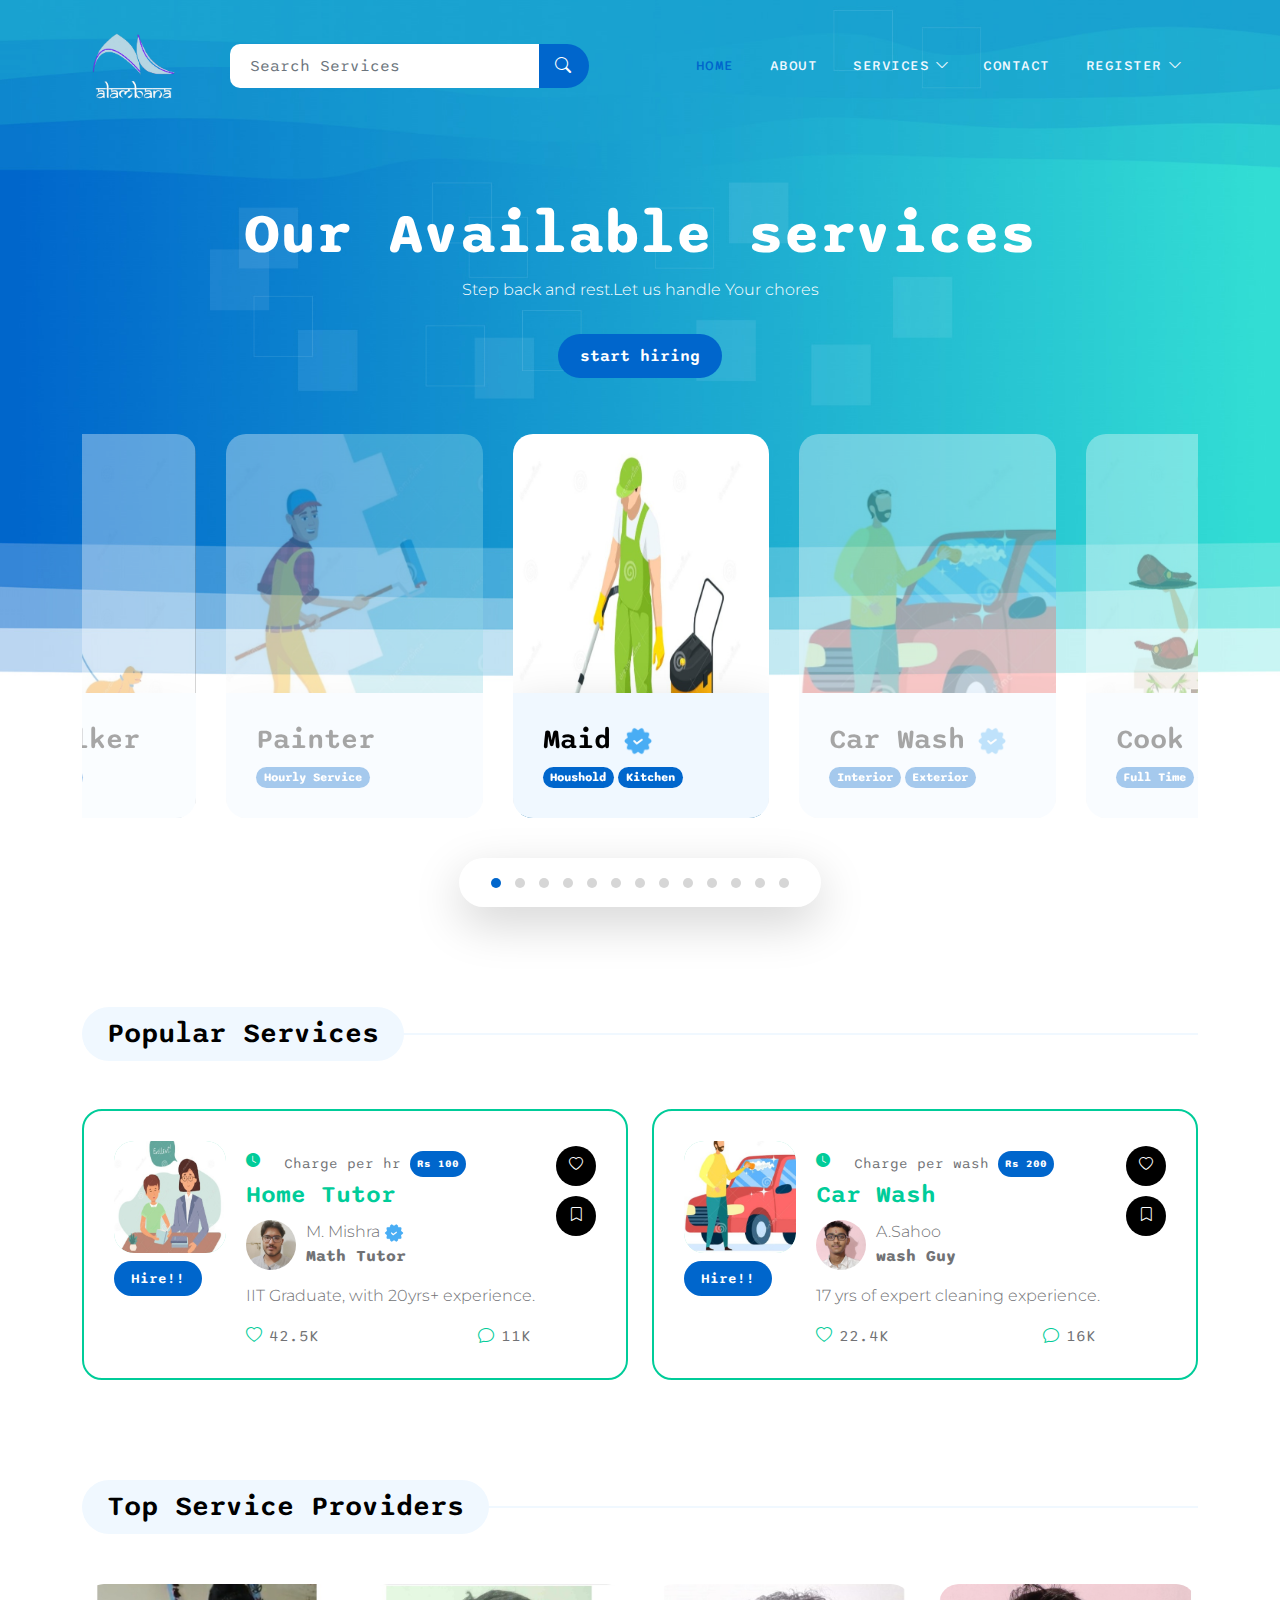
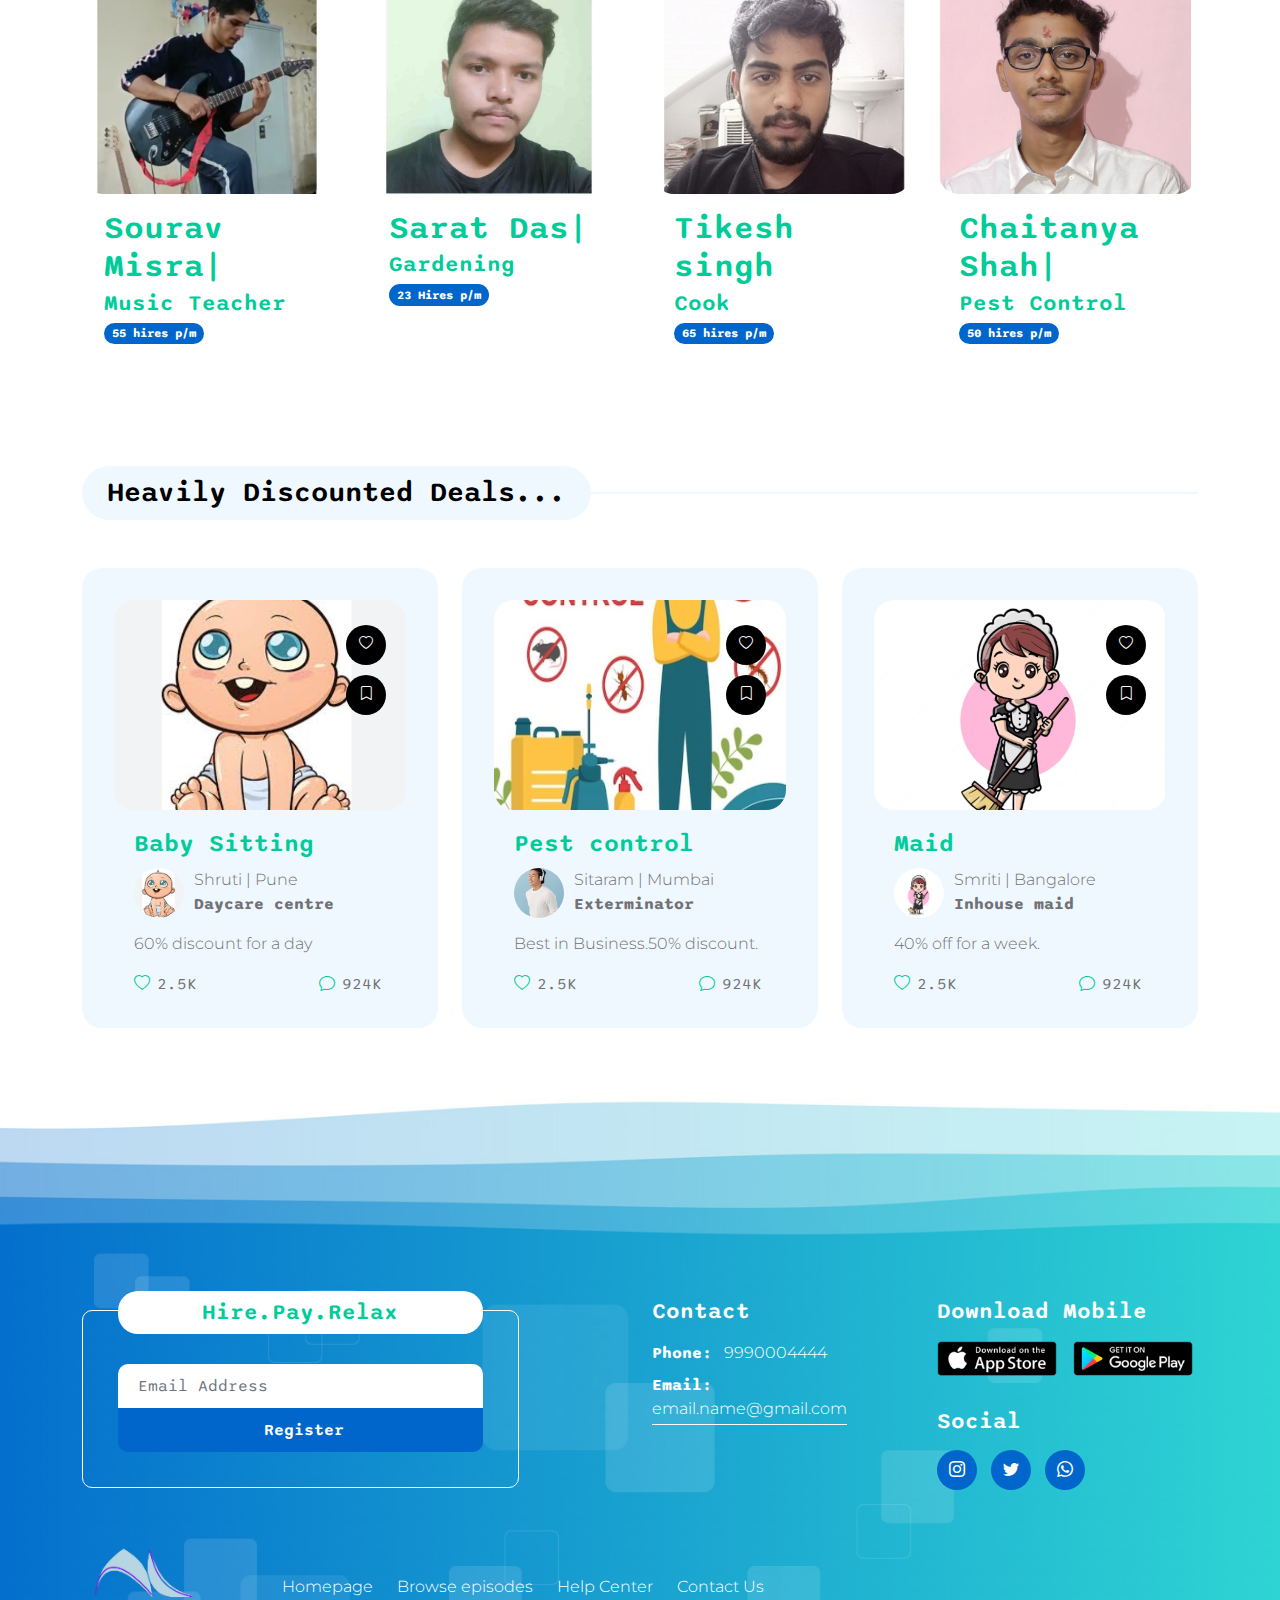
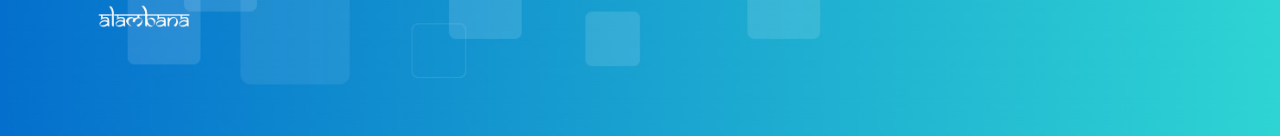
<file: alambana_project/alambana_project/index.html>
<!doctype html>
<html lang="en">

<head>
    <meta charset="utf-8">
    <meta name="viewport" content="width=device-width, initial-scale=1">

    <meta name="description" content="">
    <meta name="author" content="">

    <title>Alambana</title>

    <!-- CSS FILES -->
    <link rel="preconnect" href="https://fonts.googleapis.com">

    <link rel="preconnect" href="https://fonts.gstatic.com" crossorigin>

    <link
        href="https://fonts.googleapis.com/css2?family=Montserrat:wght@300;400&family=Sono:wght@200;300;400;500;700&display=swap"
        rel="stylesheet">

    <link rel="stylesheet" href="css/bootstrap.min.css">

    <link rel="stylesheet" href="css/bootstrap-icons.css">

    <link rel="stylesheet" href="css/owl.carousel.min.css">

    <link rel="stylesheet" href="css/owl.theme.default.min.css">

    <link href="css/templatemo-pod-talk.css" rel="stylesheet">

    <!--

TemplateMo 584 Pod Talk

https://templatemo.com/tm-584-pod-talk

-->
</head>

<body>

    <main>

        <nav class="navbar navbar-expand-lg">
            <div class="container">
                <a class="navbar-brand me-lg-5 me-0" href="index.html">
                    <img src="images/final.png" class="logo-image img-fluid" alt="templatemo pod talk">
                </a>

                <form action="#" method="get" class="custom-form search-form flex-fill me-3" role="search">
                    <div class="input-group input-group-lg">
                        <input name="search" type="search" class="form-control" id="search" placeholder="Search Services"
                            aria-label="Search">

                        <button type="submit" class="form-control" id="submit">
                            <i class="bi-search"></i>
                        </button>
                    </div>
                </form>

                <button class="navbar-toggler" type="button" data-bs-toggle="collapse" data-bs-target="#navbarNav"
                    aria-controls="navbarNav" aria-expanded="false" aria-label="Toggle navigation">
                    <span class="navbar-toggler-icon"></span>
                </button>

                <div class="collapse navbar-collapse" id="navbarNav">
                    <ul class="navbar-nav ms-lg-auto">
                        <li class="nav-item">
                            <a class="nav-link active" href="index.html">Home</a>
                        </li>

                        <li class="nav-item">
                            <a class="nav-link" href="about.html">About</a>
                        </li>

                        <li class="nav-item dropdown">
                            <a class="nav-link dropdown-toggle" href="#" id="navbarLightDropdownMenuLink" role="button"
                                data-bs-toggle="dropdown" aria-expanded="false">Services</a>

                            <ul class="dropdown-menu dropdown-menu-light" aria-labelledby="navbarLightDropdownMenuLink">
                                <li><a class="dropdown-item" href="Home tutor.html">HOME TUTOR</a></li>

                                <li><a class="dropdown-item" href="Home tutor.html">CAR WASH</a></li>

                                <li><a class="dropdown-item" href="Home tutor.html">DOG WALKER</a></li>

                                <li><a class="dropdown-item" href="Home tutor.html">PLUMBER</a></li>

                                <li><a class="dropdown-item" href="Home tutor.html">MAISONRY</a></li>

                                <li><a class="dropdown-item" href="Home tutor.html">MUSIC TEACHER</a></li>

                                <li><a class="dropdown-item" href="Home tutor.html">BABY SITTING </a></li>

                                <li><a class="dropdown-item" href="Home tutor.html">GARDENING</a></li>

                                <li><a class="dropdown-item" href="Home tutor.html">PEST CONROL</a></li>

                                <li><a class="dropdown-item" href="Home tutor.html">YOGA TRAINER</a></li>
                            </ul>
                        </li>

                        <li class="nav-item">
                            <a class="nav-link" href="contact.html">Contact</a>
                        </li>


                        <li class="nav-item dropdown">
                            <a class="nav-link dropdown-toggle" href="#" id="navbarLightDropdownMenuLink" role="button"
                                data-bs-toggle="dropdown" aria-expanded="false">Register</a>

                            <ul class="dropdown-menu dropdown-menu-light" aria-labelledby="navbarLightDropdownMenuLink">
                                <li><a class="dropdown-item" href="employee register.html">AS EMPLOYEE</a></li>

                                <li><a class="dropdown-item" href="customer.html">AS CUSTOMER</a></li>

                               
                        </li>

                    </ul>

                    
                </div>
            </div>
        </nav>


        <section class="hero-section">
            <div class="container">
                <div class="row">

                    <div class="col-lg-12 col-12">
                        <div class="text-center mb-5 pb-2">
                            <h1 class="text-white">Our Available services</h1>

                            <p class="text-white">Step back and rest.Let us handle Your chores</p>

                            <a href="#section_2" class="btn custom-btn smoothscroll mt-3">start hiring</a>
                        </div>

                        <div class="owl-carousel owl-theme">
                            <div class="owl-carousel-info-wrap item">
                                <img src="images/profile/house help (1).jpeg"
                                    class="owl-carousel-image img-fluid" alt="">

                                <div class="owl-carousel-info">
                                    <h4 class="mb-2">
                                        Maid
                                        <img src="images/verified.png" class="owl-carousel-verified-image img-fluid"
                                            alt="">
                                    </h4>

                                    <span class="badge">Houshold</span>

                                    <span class="badge">Kitchen</span>
                                </div>

                                <div class="social-share">
                                    <ul class="social-icon">
                                        <li class="social-icon-item">
                                            <a href="#" class="social-icon-link bi-twitter"></a>
                                        </li>

                                        <li class="social-icon-item">
                                            <a href="#" class="social-icon-link bi-facebook"></a>
                                        </li>
                                    </ul>
                                </div>
                            </div>

                            <div class="owl-carousel-info-wrap item">
                                <img src="images/profile/carwash (1).jpeg"
                                    class="owl-carousel-image img-fluid" alt="">

                                <div class="owl-carousel-info">
                                    <h4 class="mb-2">
                                        Car Wash
                                        <img src="images/verified.png" class="owl-carousel-verified-image img-fluid"
                                            alt="">
                                    </h4>

                                    <span class="badge">Interior</span>

                                    <span class="badge">Exterior</span>
                                </div>

                                <div class="social-share">
                                    <ul class="social-icon">
                                        <li class="social-icon-item">
                                            <a href="#" class="social-icon-link bi-facebook"></a>
                                        </li>

                                        <li class="social-icon-item">
                                            <a href="#" class="social-icon-link bi-pinterest"></a>
                                        </li>
                                    </ul>
                                </div>
                            </div>

                            <div class="owl-carousel-info-wrap item">
                                <img src="images/profile/cook (1).jpeg"
                                    class="owl-carousel-image img-fluid" alt="">

                                <div class="owl-carousel-info">
                                    <h4 class="mb-2">Cook</h4>

                                    <span class="badge">Full Time</span>

                                    <span class="badge">Part Time</span>
                                </div>

                                <div class="social-share">
                                    <ul class="social-icon">
                                       <li class="social-icon-item">
                                            <a href="#" class="social-icon-link bi-facebook"></a>
                                        </li>

                                        <li class="social-icon-item">
                                            <a href="#" class="social-icon-link bi-pinterest"></a>
                                        </li>
                                    </ul>
                                </div>
                            </div>

                            <div class="owl-carousel-info-wrap item">
                                <img src="images/profile/maisor (1).jpeg" class="owl-carousel-image img-fluid" alt="">

                                <div class="owl-carousel-info">
                                    <h4 class="mb-2">Maison</h4>

                                    <span class="badge">Hourly service </span>

                                    <span class="badge">Full Day service</span>
                                </div>

                                <div class="social-share">
                                    <ul class="social-icon">
                                        <li class="social-icon-item">
                                            <a href="#" class="social-icon-link bi-instagram"></a>
                                        </li>

                                        <li class="social-icon-item">
                                            <a href="#" class="social-icon-link bi-youtube"></a>
                                        </li>
                                    </ul>
                                </div>
                            </div>

                            <div class="owl-carousel-info-wrap item">
                                <img src="images/profile/home tutor2 (1).jpeg"
                                    class="owl-carousel-image img-fluid" alt="">

                                <div class="owl-carousel-info">
                                    <h4 class="mb-2">
                                        Home Tutor
                                        <img src="images/verified.png" class="owl-carousel-verified-image img-fluid"
                                            alt="">
                                    </h4>

                                    <span class="badge">Hourly Service</span>
                                    <span class="badge">Daily Service</span>
                                </div>

                                <div class="social-share">
                                    <ul class="social-icon">
                                        <li class="social-icon-item">
                                            <a href="#" class="social-icon-link bi-instagram"></a>
                                        </li>

                                        <li class="social-icon-item">
                                            <a href="#" class="social-icon-link bi-youtube"></a>
                                        </li>
                                    </ul>
                                </div>
                            </div>




                            <div class="owl-carousel-info-wrap item">
                                <img src="images/profile/plumber (1).jpeg"
                                    class="owl-carousel-image img-fluid" alt="">

                                <div class="owl-carousel-info">
                                    <h4 class="mb-2">
                                        Plumber
                                        <img src="images/verified.png" class="owl-carousel-verified-image img-fluid"
                                            alt="">
                                    </h4>

                                    <span class="badge">Hourly Service</span>
                                    
                                </div>

                                <div class="social-share">
                                    <ul class="social-icon">
                                        <li class="social-icon-item">
                                            <a href="#" class="social-icon-link bi-instagram"></a>
                                        </li>

                                        <li class="social-icon-item">
                                            <a href="#" class="social-icon-link bi-youtube"></a>
                                        </li>
                                    </ul>
                                </div>
                            </div>


                            <div class="owl-carousel-info-wrap item">
                                <img src="images/profile/yoga (1).jpeg"
                                    class="owl-carousel-image img-fluid" alt="">

                                <div class="owl-carousel-info">
                                    <h4 class="mb-2">
                                        Yoga Trainer
                                        <img src="images/verified.png" class="owl-carousel-verified-image img-fluid"
                                            alt="">
                                    </h4>

                                    <span class="badge">Personal</span>
                                    <span class="badge">Community</span>
                                </div>

                                <div class="social-share">
                                    <ul class="social-icon">
                                        <li class="social-icon-item">
                                            <a href="#" class="social-icon-link bi-instagram"></a>
                                        </li>

                                        <li class="social-icon-item">
                                            <a href="#" class="social-icon-link bi-youtube"></a>
                                        </li>
                                    </ul>
                                </div>
                            </div>




                            <div class="owl-carousel-info-wrap item">
                                <img src="images/profile/music teacher (1).jpeg"
                                    class="owl-carousel-image img-fluid" alt="">

                                <div class="owl-carousel-info">
                                    <h4 class="mb-2">Music Teacher</h4>

                                    <span class="badge">Classical</span>
                                    <span class="badge">Western</span>
                                </div>

                                <div class="social-share">
                                    <ul class="social-icon">
                                        <li class="social-icon-item">
                                            <a href="#" class="social-icon-link bi-linkedin"></a>
                                        </li>

                                        <li class="social-icon-item">
                                            <a href="#" class="social-icon-link bi-whatsapp"></a>
                                        </li>
                                    </ul>
                                </div>
                            </div>


                            <div class="owl-carousel-info-wrap item">
                                <img src="images/profile/massager (1).jpeg"
                                    class="owl-carousel-image img-fluid" alt="">

                                <div class="owl-carousel-info">
                                    <h4 class="mb-2">Masseuse</h4>

                                    <span class="badge">Full Body Massage</span>
                                    <span class="badge">Head Massage</span>
                                </div>

                                <div class="social-share">
                                    <ul class="social-icon">
                                        <li class="social-icon-item">
                                            <a href="#" class="social-icon-link bi-linkedin"></a>
                                        </li>

                                        <li class="social-icon-item">
                                            <a href="#" class="social-icon-link bi-whatsapp"></a>
                                        </li>
                                    </ul>
                                </div>
                            </div>


                            <div class="owl-carousel-info-wrap item">
                                <img src="images/profile/gardener (1).jpeg"
                                    class="owl-carousel-image img-fluid" alt="">

                                <div class="owl-carousel-info">
                                    <h4 class="mb-2">Gardener</h4>

                                    <span class="badge">Horticulture</span>
                                    <span class="badge">Lawn maintenance</span>
                                </div>

                                <div class="social-share">
                                    <ul class="social-icon">
                                        <li class="social-icon-item">
                                            <a href="#" class="social-icon-link bi-linkedin"></a>
                                        </li>

                                        <li class="social-icon-item">
                                            <a href="#" class="social-icon-link bi-whatsapp"></a>
                                        </li>
                                    </ul>
                                </div>
                            </div>



                            <div class="owl-carousel-info-wrap item">
                                <img src="images/profile/pest.jpeg"
                                    class="owl-carousel-image img-fluid" alt="">

                                <div class="owl-carousel-info">
                                    <h4 class="mb-2">Pest Control</h4>

                                    <span class="badge">Extermination</span>
                                    
                                </div>

                                <div class="social-share">
                                    <ul class="social-icon">
                                        <li class="social-icon-item">
                                            <a href="#" class="social-icon-link bi-linkedin"></a>
                                        </li>

                                        <li class="social-icon-item">
                                            <a href="#" class="social-icon-link bi-whatsapp"></a>
                                        </li>
                                    </ul>
                                </div>
                            </div>


                            <div class="owl-carousel-info-wrap item">
                                <img src="images/profile/dog walker (1).jpeg"
                                    class="owl-carousel-image img-fluid" alt="">

                                <div class="owl-carousel-info">
                                    <h4 class="mb-2">Dog Walker</h4>

                                    
                                    <span class="badge">Hourly Service</span>
                                </div>

                                <div class="social-share">
                                    <ul class="social-icon">
                                        <li class="social-icon-item">
                                            <a href="#" class="social-icon-link bi-linkedin"></a>
                                        </li>

                                        <li class="social-icon-item">
                                            <a href="#" class="social-icon-link bi-whatsapp"></a>
                                        </li>
                                    </ul>
                                </div>
                            </div>





                            <div class="owl-carousel-info-wrap item">
                                <img src="images/profile/paint job.jpeg"
                                    class="owl-carousel-image img-fluid" alt="">

                                <div class="owl-carousel-info">
                                    <h4 class="mb-2">Painter</h4>

                                    
                                    <span class="badge">Hourly Service</span>
                                </div>

                                <div class="social-share">
                                    <ul class="social-icon">
                                        <li class="social-icon-item">
                                            <a href="#" class="social-icon-link bi-linkedin"></a>
                                        </li>

                                        <li class="social-icon-item">
                                            <a href="#" class="social-icon-link bi-whatsapp"></a>
                                        </li>
                                    </ul>
                                </div>
                            </div>




                        </div>
                    </div>

                </div>
            </div>
        </section>


        <section class="latest-podcast-section section-padding pb-0" id="section_2">
            <div class="container">
                <div class="row justify-content-center">

                    <div class="col-lg-12 col-12">
                        <div class="section-title-wrap mb-5">
                            <h4 class="section-title">Popular Services</h4>
                        </div>
                    </div>

                    <div class="col-lg-6 col-12 mb-4 mb-lg-0">
                        <div class="custom-block d-flex">
                            <div class="">
                                <div class="custom-block-icon-wrap">
                                    <div class="section-overlay"></div>
                                    <a href="detail-page.html" class="custom-block-image-wrap">
                                        <img src="images/profile/home tutor2 (1).jpeg"
                                            class="custom-block-image img-fluid" alt="">

                                        
                                    </a>
                                </div>

                                <div class="mt-2">
                                    <a href="#" class="btn custom-btn">
                                        Hire!!
                                    </a>
                                </div>
                            </div>

                            <div class="custom-block-info">
                                <div class="custom-block-top d-flex mb-1">
                                    <small class="me-4">
                                        <i class="bi-clock-fill custom-icon"></i>
                                        
                                    </small>

                                    <small>Charge per hr <span class="badge"> Rs 100</span></small>
                                </div>

                                <h5 class="mb-2">
                                    <a href="detail-page.html">
                                        Home Tutor
                                    </a>
                                </h5>

                                <div class="profile-block d-flex">
                                    <img src="images/profile/M (1).jpeg"
                                        class="profile-block-image img-fluid" alt="">

                                    <p>
                                        M. Mishra
                                        <img src="images/verified.png" class="verified-image img-fluid" alt="">
                                        <strong>Math Tutor</strong>
                                    </p>
                                </div>

                                <p class="mb-0">IIT Graduate, with 20yrs+ experience.</p>

                                <div class="custom-block-bottom d-flex justify-content-between mt-3">
                                   

                                    <a href="#" class="bi-heart me-1">
                                        <span>42.5k</span>
                                    </a>

                                    <a href="#" class="bi-chat me-1">
                                        <span>11k</span>
                                    </a>

                                
                                </div>
                            </div>

                            <div class="d-flex flex-column ms-auto">
                                <a href="#" class="badge ms-auto">
                                    <i class="bi-heart"></i>
                                </a>

                                <a href="#" class="badge ms-auto">
                                    <i class="bi-bookmark"></i>
                                </a>
                            </div>
                        </div>
                    </div>

                    <div class="col-lg-6 col-12">
                        <div class="custom-block d-flex">
                            <div class="">
                                <div class="custom-block-icon-wrap">
                                    <div class="section-overlay"></div>
                                    <a href="detail-page.html" class="custom-block-image-wrap">
                                        <img src="images/profile/carwash (1).jpeg" class="custom-block-image img-fluid"
                                            alt="">

                                        
                                    </a>
                                </div>

                                <div class="mt-2">
                                    <a href="#" class="btn custom-btn">
                                        Hire!!
                                    </a>
                                </div>
                            </div>

                            <div class="custom-block-info">
                                <div class="custom-block-top d-flex mb-1">
                                    <small class="me-4">
                                        <i class="bi-clock-fill custom-icon"></i>
                                    </small>

                                    <small>Charge per wash <span class="badge"> Rs 200</span></small>
                                </div>

                                <h5 class="mb-2">
                                    <a href="detail-page.html">
                                        Car Wash
                                    </a>
                                </h5>

                                <div class="profile-block d-flex">
                                    <img src="images/profile/J.jpeg"
                                        class="profile-block-image img-fluid" alt="">

                                    <p>A.Sahoo
                                        <strong>wash Guy</strong>
                                    </p>
                                </div>

                                <p class="mb-0">17 yrs of expert cleaning experience.</p>

                                <div class="custom-block-bottom d-flex justify-content-between mt-3">
                                   
                                    <a href="#" class="bi-heart me-1">
                                        <span>22.4k</span>
                                    </a>

                                    <a href="#" class="bi-chat me-1">
                                        <span>16k</span>
                                    </a>

                                    
                                </div>
                            </div>

                            <div class="d-flex flex-column ms-auto">
                                <a href="#" class="badge ms-auto">
                                    <i class="bi-heart"></i>
                                </a>

                                <a href="#" class="badge ms-auto">
                                    <i class="bi-bookmark"></i>
                                </a>
                            </div>
                        </div>
                    </div>

                </div>
            </div>
        </section>


        <section class="topics-section section-padding pb-0" id="section_3">
            <div class="container">
                <div class="row">

                    <div class="col-lg-12 col-12">
                        <div class="section-title-wrap mb-5">
                            <h4 class="section-title">Top Service Providers</h4>
                        </div>
                    </div>

                    <div class="col-lg-3 col-md-6 col-12 mb-4 mb-lg-0">
                        <div class="custom-block custom-block-overlay">
                            <a href="detail-page.html" class="custom-block-image-wrap">
                                <img src="images/profile/sourav8.jpeg"
                                    class="custom-block-image img-fluid" alt="">
                            </a>

                            <div class="custom-block-info custom-block-overlay-info">
                                <h3 class="mb-1">
                                    <a href="listing-page.html">
                                        Sourav Misra|
                                    </a>
                                </h3>
                                <h6 class="mb-1">
                                    <a href="listing-page.html">
                                        Music Teacher
                                    </a>
                                </h6>

                                <p class="badge mb-0">55 hires p/m</p>
                            </div>
                        </div>
                    </div>

                    <div class="col-lg-3 col-md-6 col-12 mb-4 mb-lg-0">
                        <div class="custom-block custom-block-overlay">
                            <a href="detail-page.html" class="custom-block-image-wrap">
                                <img src="images/profile/Sa.jpeg"
                                    class="custom-block-image img-fluid" alt="">
                            </a>

                            <div class="custom-block-info custom-block-overlay-info">
                                <h3 class="mb-1">
                                    <a href="listing-page.html">
                                        Sarat Das|
                                    </a>
                                </h3>
                                <h6 class="mb-1">
                                    <a href="listing-page.html">
                                        Gardening
                                    </a>
                                </h6>

                                <p class="badge mb-0">23 Hires p/m</p>
                            </div>
                        </div>
                    </div>

                    <div class="col-lg-3 col-md-6 col-12 mb-4 mb-lg-0">
                        <div class="custom-block custom-block-overlay">
                            <a href="detail-page.html" class="custom-block-image-wrap">
                                <img src="images/profile/T.jpeg"
                                    class="custom-block-image img-fluid" alt="">
                            </a>

                            <div class="custom-block-info custom-block-overlay-info">
                                <h3 class="mb-1">
                                    <a href="listing-page.html">
                                        Tikesh singh
                                    </a>
                                </h3>
                                <h6 class="mb-1">
                                    <a href="listing-page.html">
                                        Cook
                                    </a>
                                </h6>

                                <p class="badge mb-0">65 hires p/m</p>
                            </div>
                        </div>
                    </div>

                    <div class="col-lg-3 col-md-6 col-12 mb-4 mb-lg-0">
                        <div class="custom-block custom-block-overlay">
                            <a href="detail-page.html" class="custom-block-image-wrap">
                                <img src="images/profile/J.jpeg"
                                    class="custom-block-image img-fluid" alt="">
                            </a>

                            <div class="custom-block-info custom-block-overlay-info">
                                <h3 class="mb-1">
                                    <a href="listing-page.html">
                                        Chaitanya Shah|
                                    </a>
                                </h3>
                                <h6 class="mb-1">
                                    <a href="listing-page.html">
                                        Pest Control
                                    </a>
                                </h6>

                                <p class="badge mb-0">50 hires p/m</p>
                            </div>
                        </div>
                    </div>

                </div>
            </div>
        </section>


        <section class="trending-podcast-section section-padding">
            <div class="container">
                <div class="row">

                    <div class="col-lg-12 col-12">
                        <div class="section-title-wrap mb-5">
                            <h4 class="section-title">Heavily Discounted Deals...</h4>
                        </div>
                    </div>

                    <div class="col-lg-4 col-12 mb-4 mb-lg-0">
                        <div class="custom-block custom-block-full">
                            <div class="custom-block-image-wrap">
                                <a href="detail-page.html">
                                    <img src="images/profile/Screenshot_20230131_102104.png" class="custom-block-image img-fluid"
                                        alt="">
                                </a>
                            </div>

                            <div class="custom-block-info">
                                <h5 class="mb-2">
                                    <a href="detail-page.html">
                                        Baby Sitting
                                    </a>
                                </h5>

                                <div class="profile-block d-flex">
                                    <img src="images/profile/Screenshot_20230131_102104.png"
                                        class="profile-block-image img-fluid" alt="">

                                    <p>Shruti | Pune
                                        <strong>Daycare centre</strong>
                                    </p>
                                </div>

                                <p class="mb-0">60% discount for a day</p>

                                <div class="custom-block-bottom d-flex justify-content-between mt-3">
                                   
                                    <a href="#" class="bi-heart me-1">
                                        <span>2.5k</span>
                                    </a>

                                    <a href="#" class="bi-chat me-1">
                                        <span>924k</span>
                                    </a>
                                </div>
                            </div>

                            <div class="social-share d-flex flex-column ms-auto">
                                <a href="#" class="badge ms-auto">
                                    <i class="bi-heart"></i>
                                </a>

                                <a href="#" class="badge ms-auto">
                                    <i class="bi-bookmark"></i>
                                </a>
                            </div>
                        </div>
                    </div>

                    <div class="col-lg-4 col-12 mb-4 mb-lg-0">
                        <div class="custom-block custom-block-full">
                            <div class="custom-block-image-wrap">
                                <a href="detail-page.html">
                                    <img src="images/profile/pest.jpeg" class="custom-block-image img-fluid"
                                        alt="">
                                </a>
                            </div>

                            <div class="custom-block-info">
                                <h5 class="mb-2">
                                    <a href="detail-page.html">
                                        Pest control
                                    </a>
                                </h5>

                                <div class="profile-block d-flex">
                                    <img src="images/profile/handsome-asian-man-listening-music-through-headphones.jpg"
                                        class="profile-block-image img-fluid" alt="">

                                    <p>
                                        Sitaram | Mumbai
                                        
                                        <strong>Exterminator</strong>
                                    </p>
                                </div>

                                <p class="mb-0">Best in Business.50% discount.</p>

                                <div class="custom-block-bottom d-flex justify-content-between mt-3">
                                 

                                    <a href="#" class="bi-heart me-1">
                                        <span>2.5k</span>
                                    </a>

                                    <a href="#" class="bi-chat me-1">
                                        <span>924k</span>
                                    </a>
                                </div>
                            </div>

                            <div class="social-share d-flex flex-column ms-auto">
                                <a href="#" class="badge ms-auto">
                                    <i class="bi-heart"></i>
                                </a>

                                <a href="#" class="badge ms-auto">
                                    <i class="bi-bookmark"></i>
                                </a>
                            </div>
                        </div>
                    </div>

                    <div class="col-lg-4 col-12">
                        <div class="custom-block custom-block-full">
                            <div class="custom-block-image-wrap">
                                <a href="detail-page.html">
                                    <img src="images/profile/maid pro.png" class="custom-block-image img-fluid"
                                        alt="">
                                </a>
                            </div>

                            <div class="custom-block-info">
                                <h5 class="mb-2">
                                    <a href="detail-page.html">
                                        Maid
                                    </a>
                                </h5>

                                <div class="profile-block d-flex">
                                    <img src="images/profile/maid pro.png"
                                        class="profile-block-image img-fluid" alt="">

                                    <p>
                                        Smriti | Bangalore
                                       
                                        <strong>Inhouse maid</strong>
                                    </p>
                                </div>

                                <p class="mb-0">40% off for a week.</p>

                                <div class="custom-block-bottom d-flex justify-content-between mt-3">
                                    

                                    <a href="#" class="bi-heart me-1">
                                        <span>2.5k</span>
                                    </a>

                                    <a href="#" class="bi-chat me-1">
                                        <span>924k</span>
                                    </a>
                                </div>
                            </div>

                            <div class="social-share d-flex flex-column ms-auto">
                                <a href="#" class="badge ms-auto">
                                    <i class="bi-heart"></i>
                                </a>

                                <a href="#" class="badge ms-auto">
                                    <i class="bi-bookmark"></i>
                                </a>
                            </div>
                        </div>
                    </div>

                </div>
            </div>
        </section>
    </main>


    <footer class="site-footer">
        <div class="container">
            <div class="row">

                <div class="col-lg-6 col-12 mb-5 mb-lg-0">
                    <div class="subscribe-form-wrap">
                        <h6>Hire.Pay.Relax</h6>

                        <form class="custom-form subscribe-form" action="#" method="get" role="form">
                            <input type="email" name="subscribe-email" id="subscribe-email" pattern="[^ @]*@[^ @]*"
                                class="form-control" placeholder="Email Address" required="">

                            <div class="col-lg-12 col-12">
                                <button type="submit" class="form-control" id="submit">Register</button>
                            </div>
                        </form>
                    </div>
                </div>

                <div class="col-lg-3 col-md-6 col-12 mb-4 mb-md-0 mb-lg-0">
                    <h6 class="site-footer-title mb-3">Contact</h6>

                    <p class="mb-2"><strong class="d-inline me-2">Phone:</strong> 9990004444</p>

                    <p>
                        <strong class="d-inline me-2">Email:</strong>
                        <a href="#">email.name@gmail.com</a>
                    </p>
                </div>

                <div class="col-lg-3 col-md-6 col-12">
                    <h6 class="site-footer-title mb-3">Download Mobile</h6>

                    <div class="site-footer-thumb mb-4 pb-2">
                        <div class="d-flex flex-wrap">
                            <a href="#">
                                <img src="images/app-store.png" class="me-3 mb-2 mb-lg-0 img-fluid" alt="">
                            </a>

                            <a href="#">
                                <img src="images/play-store.png" class="img-fluid" alt="">
                            </a>
                        </div>
                    </div>

                    <h6 class="site-footer-title mb-3">Social</h6>

                    <ul class="social-icon">
                        <li class="social-icon-item">
                            <a href="#" class="social-icon-link bi-instagram"></a>
                        </li>

                        <li class="social-icon-item">
                            <a href="#" class="social-icon-link bi-twitter"></a>
                        </li>

                        <li class="social-icon-item">
                            <a href="#" class="social-icon-link bi-whatsapp"></a>
                        </li>
                    </ul>
                </div>

            </div>
        </div>

        <div class="container pt-5">
            <div class="row align-items-center">

                <div class="col-lg-2 col-md-3 col-12">
                    <a class="navbar-brand" href="index.html">
                        <img src="images/final.png" class="logo-image img-fluid" alt="templatemo pod talk">
                    </a>
                </div>

                <div class="col-lg-7 col-md-9 col-12">
                    <ul class="site-footer-links">
                        <li class="site-footer-link-item">
                            <a href="#" class="site-footer-link">Homepage</a>
                        </li>

                        <li class="site-footer-link-item">
                            <a href="#" class="site-footer-link">Browse episodes</a>
                        </li>

                        <li class="site-footer-link-item">
                            <a href="#" class="site-footer-link">Help Center</a>
                        </li>

                        <li class="site-footer-link-item">
                            <a href="#" class="site-footer-link">Contact Us</a>
                        </li>
                    </ul>
                </div>

                


    <!-- JAVASCRIPT FILES -->
    <script src="js/jquery.min.js"></script>
    <script src="js/bootstrap.bundle.min.js"></script>
    <script src="js/owl.carousel.min.js"></script>
    <script src="js/custom.js"></script>

</body>

</html>
</file>
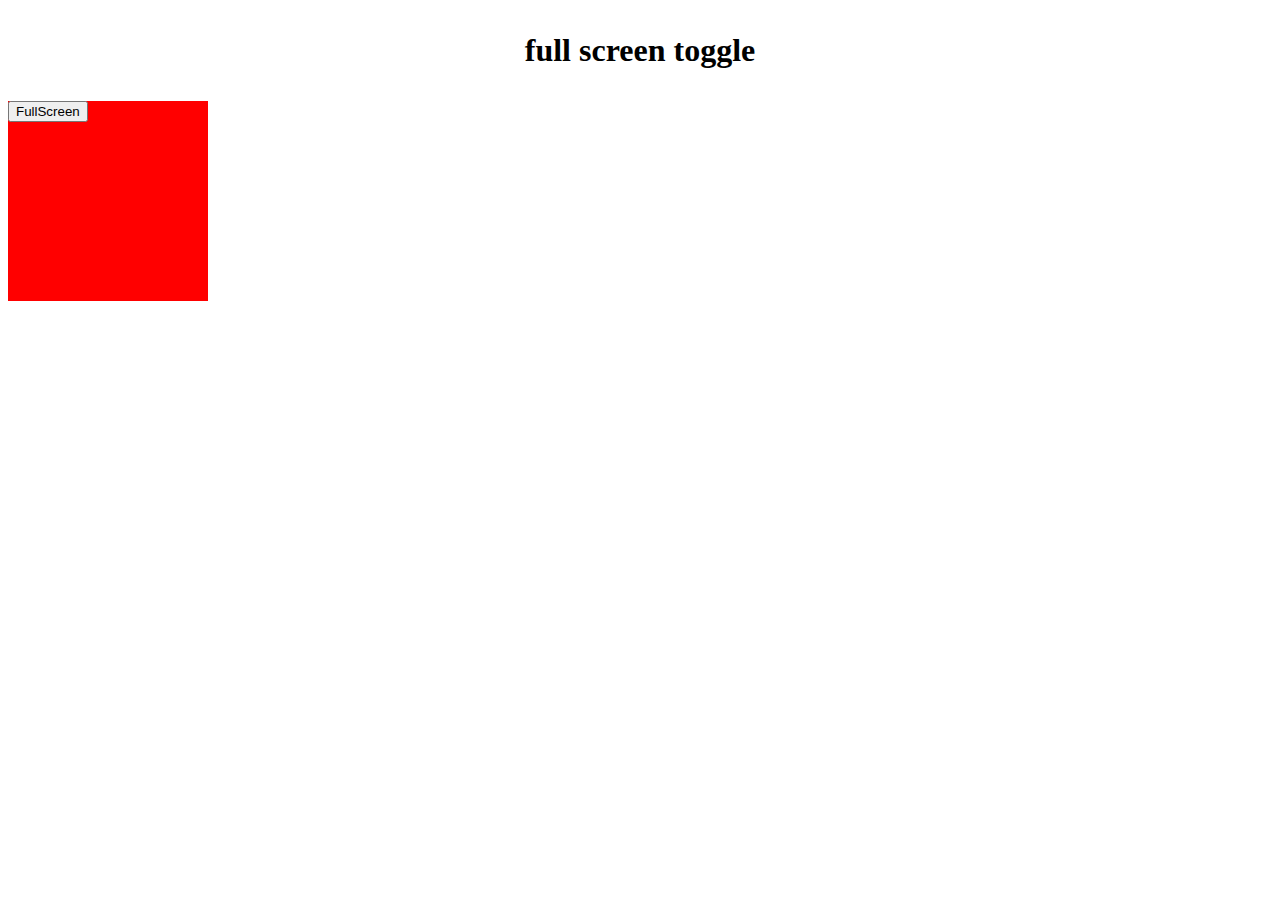
<file: fullscreentoggle.html>
<!DOCTYPE html>
<html lang="en">
    <head><title>Document</title>
    <style>
        .box{
            height: 200px;
            width: 200px;
            background-color: red;
            transition:2s;
            transition: 3s;
        }</style>
    
    </head>
<body>
   <h1> <p align="center">full screen toggle</p>
   </h1>
    
    <div id="one" class="box">
        
        <button onclick="FullScreen()">FullScreen</button>
       
    
    </div>
    <script>
        function FullScreen(){
    console.log(document.querySelector("#one").requestFullscreen());
}

    </script>

</body>
</html>
</file>
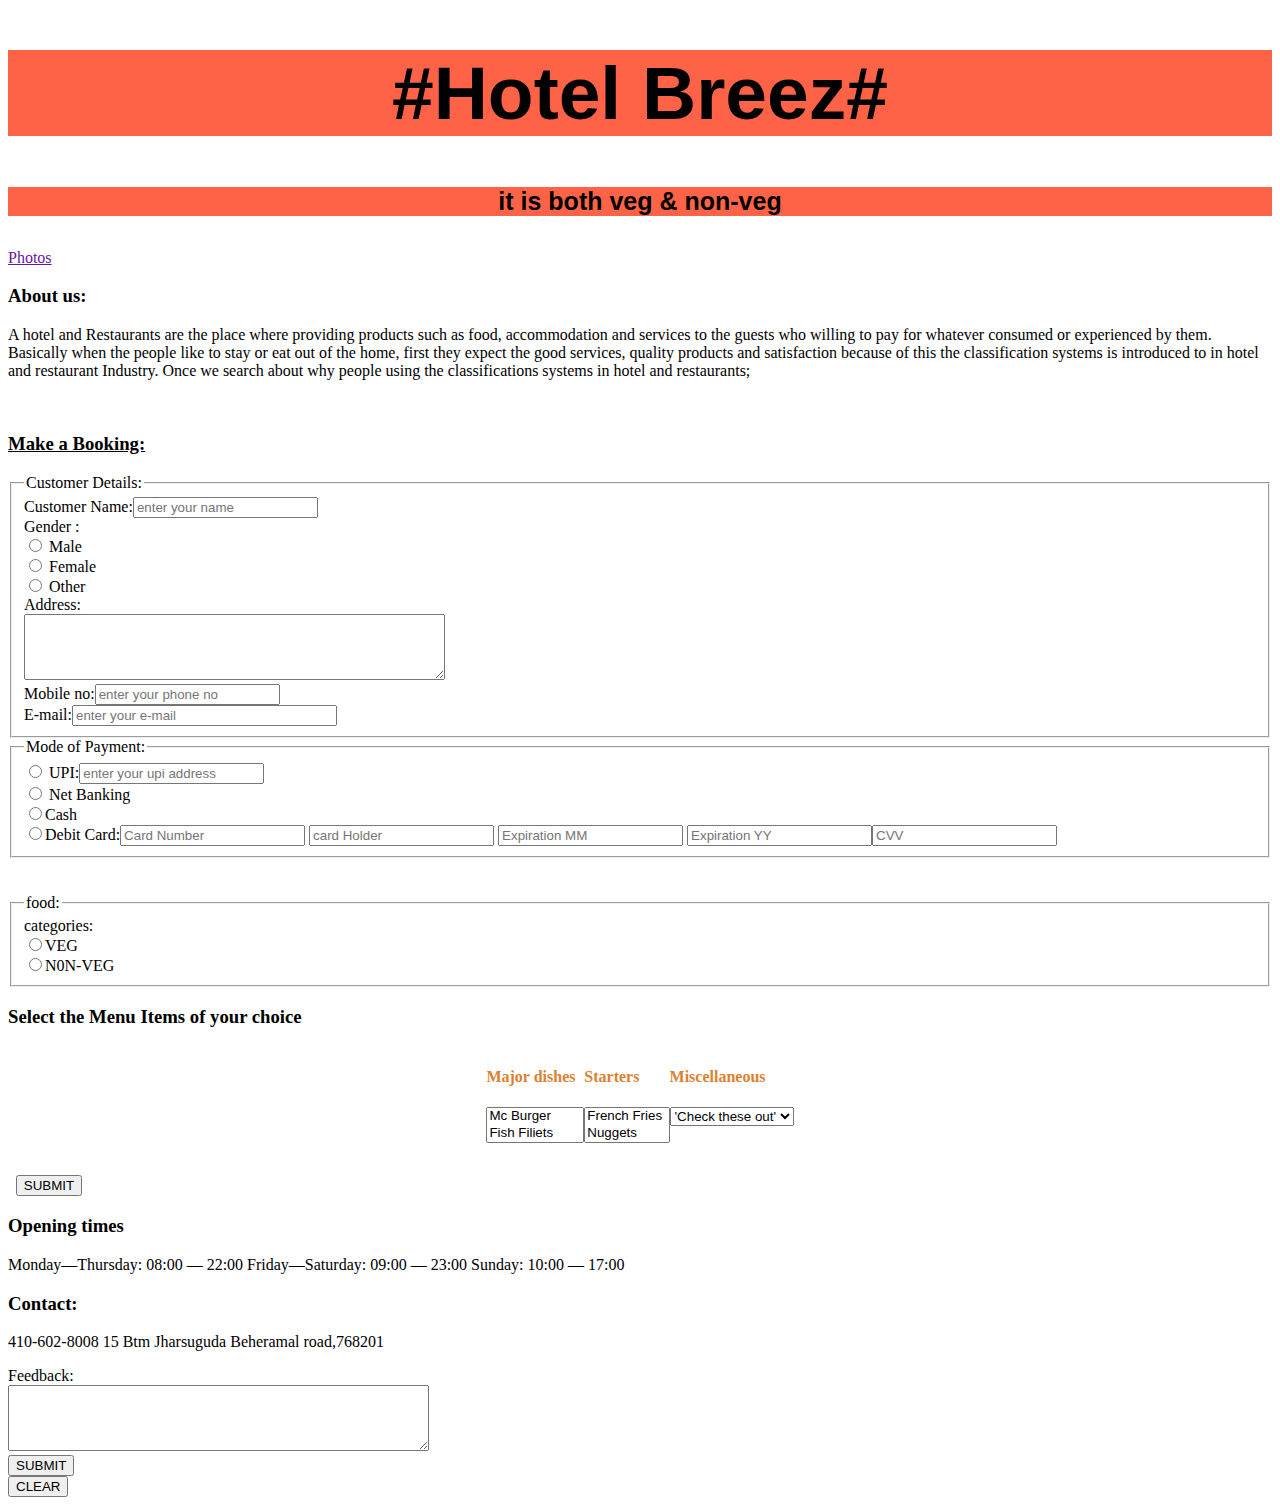
<file: Hotel breez.html>
<!DOCTYPE html>
<html>
<head>
<meta name="viewport" content="width=device-width, initial-scale=1.0">
<title> hotel breez</title>
<h1 style="font-size: 75px;background-color:tomato ; text-align: center;font-family: 'Arial Narrow', Arial, sans-seri;">#Hotel Breez#</h1>
<h4 style="font-size: 25px;background-color:tomato ; text-align: center;font-family: 'Arial Narrow', Arial, sans-seri;">it is both veg & non-veg</h4>
<a href="link.html" style="font-family:Verdana;color:#6715a2;">Photos</a>
<div class="About">
    <h3>About us:</h3>
    <p>A hotel and Restaurants are the place where providing products such as food, accommodation and services to the guests who willing to pay for whatever consumed or experienced by them.

        Basically when the people like to stay or eat out of the home, first they expect the good services, quality products and satisfaction because of this the classification systems is introduced to in hotel and restaurant Industry. Once we search about why people using the classifications systems in hotel and restaurants;</p><br>
        
</div>
<style> table,td,th {border: 5px sandybrown;}
    body{background-attachment: fixed;background-repeat: no-repeat; background-size: 100%;}</style>
</head>

<body  background="C:\Users\jhask\Downloads\download.jpg">
    
  <div >
    <h3><u>Make a Booking:</u></h3>
    <div><form>
        <fieldset>
            <legend>Customer Details:</legend>
      <label for="name">Customer Name:<input type="text" id="name" name="name" size="20" placeholder="enter your name">
    </label><br>
    <label>Gender :  
     <br><input type="radio" name="gender" value="male"> Male <br>  
        <input type="radio" name="gender" value="female"> Female <br>  
        <input type="radio" name="gender" value="other"> Other<br> 
    </label>
     Address:<br><textarea id="address" name="address" cols="50" rows="4"></textarea><br>
     <label for="mobilenumber">Mobile no:<input type="number" name="phone  no" size="10" placeholder="enter your phone no"> 
     </label><br>
     <label for="mail">E-mail:<input type="email" name="email" size="30" maxlength="100" placeholder="enter your e-mail"> 
     </label><br>
    </fieldset>
    <fieldset><legend>Mode of Payment:</legend>
        <input type="radio"  name="modes" value="upi"> UPI:<input type="text" name="upi address" placeholder="enter your upi address"><br>
        <input type="radio" name="modes" value="netbanking"> Net Banking <br>  
        <input type="radio" name="modes" value="cash">Cash<br> 
        <input type="radio" name="modes" value="debitcard">Debit Card:<input type="number" placeholder="Card Number">
        <input type="text" placeholder="card Holder">&nbsp<input type="text" placeholder="Expiration MM">&nbsp<input type="text" placeholder="Expiration YY"><input type="number" placeholder="CVV">
        
    </fieldset><br><br>
    <fieldset><legend>food:</legend>
    <label>categories:<br>
        <input type="radio" name="rd" value="veg">VEG<br>
         <input type="radio" name="rd" value="Non-veg">N0N-VEG<br>
       
    </label></fieldset>
        
   
</form>
</div>

<div>
    <form name="f1" >
        <h3>Select the Menu Items of your choice</h3>
   
 <table background="C:\Users\jhask\Downloads\Mandala Art Design On Red Gradient Background.jpg" style="font-family:Verdana;color:#dd8130;" align="center" bgcolor="white"  cellpadding="0" cellspacing="0" border="#aaa">
       <tr valign="top">
        <td>
            <h4>Major dishes</h4>
            <select name="s1" size="2" multiple>
                <option value="Mc Burger-->80">Mc Burger</option>
                <option value="Fish Filiets-->70">Fish Filiets</option>
                <option value="Chicken Burger-->60">Chicken Burger</option>
                <option value="Veg. Burger-->45">Veg. Burger</option>
            </select>
            <br><br>
        </td>
        <td>
            <h4>Starters</h4>
            <select name="s2" size="2" multiple>
                <option value="French Fries-->40">French Fries</option>
                <option value="Nuggets-->50">Nuggets</option>
                <option value="Hash Browns-->55">Hash Browns</option>
                <option value="Mc Aloo Tikki-->65">Mc Aloo Tikki</option>
            </select>
        </td>
        <td>
            <h4>Miscellaneous</h4>
            <select name="s3">
                <option value=" ">'Check these out'</option>
                <option value="Milkshakes-->35">Milkshakes</option>
                <option value="soft drinks-->20">soft drinks</option>
                <option value="softy--25">softy</option>
            </select>
        </td>
       </tr>
    </table>
</form>
</div>
<div> <pre class="tab"> <input type="button" name="bt1" value="SUBMIT">  </pre>   
</div>

<div class="opening-time">
    <h3>
        Opening times
    </h3>
    
<p>
        <span>Monday—Thursday: 08:00 — 22:00</span>
        <span>Friday—Saturday: 09:00 — 23:00 </span>
        <span>Sunday: 10:00 — 17:00</span>
    </p>

</div>
<div class="contact-address">
    <h3>
        Contact:
    </h3>
    
<p>
        <span>410-602-8008</span>
        <span>15 Btm Jharsuguda</span>
        <span>Beheramal road,768201 </span>
    </p>

</div>


</div>
<div class="feedback form">
   Feedback:<br> <textarea id="feedback_form" name="feedback_form" cols="50" rows="4"></textarea><br>
<input type="button" name="bt2" value="SUBMIT"> <br>
<input type="reset" name="rt1" value="CLEAR">       
    

</div>

</body>
</html>
</file>
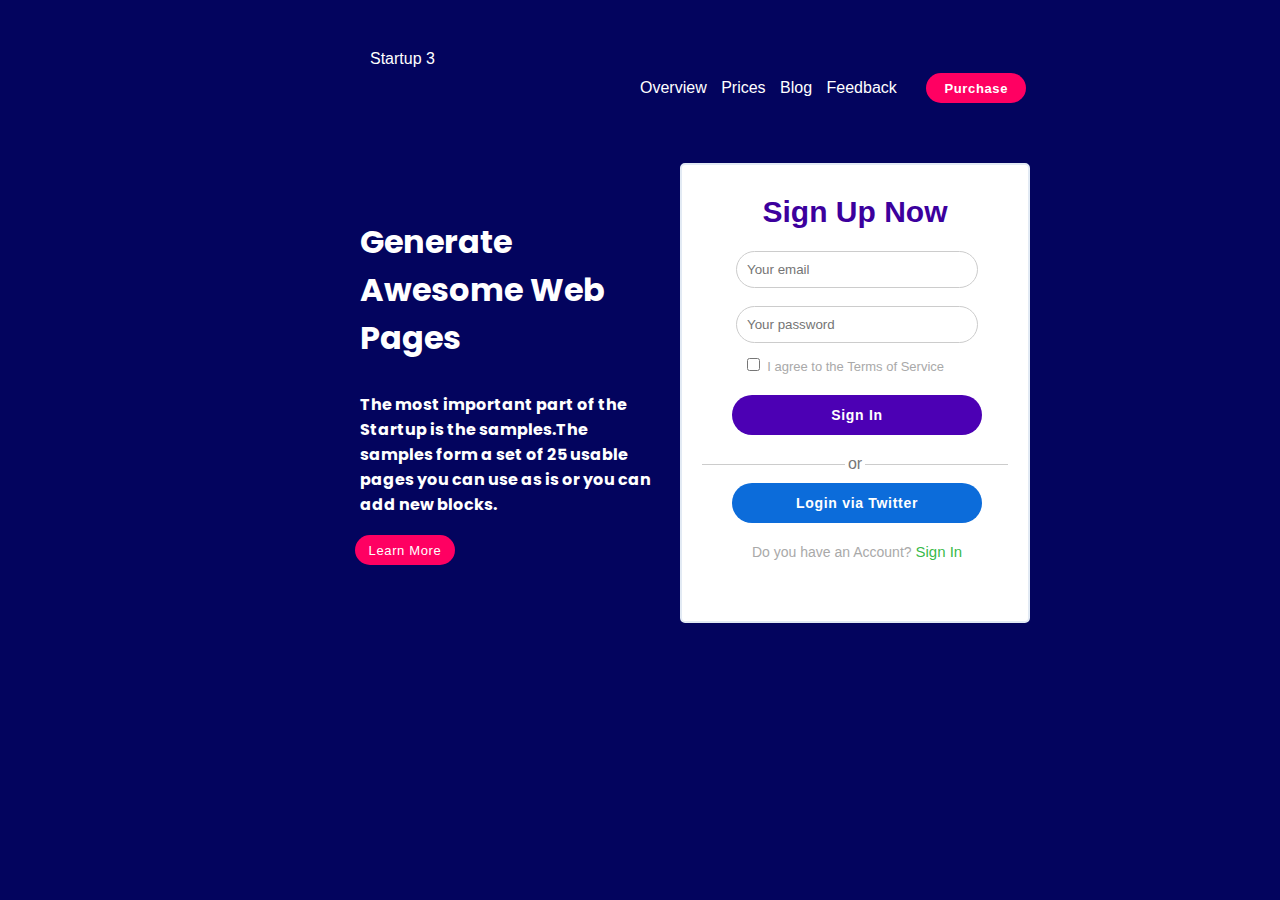
<file: Landing Page/page.html>
<!DOCTYPE html>
<html>
<head>
    <meta charset='utf-8'>
    <meta http-equiv='X-UA-Compatible' content='IE=edge'>
    <title>Page Title</title>
    <meta name='viewport' content='width=device-width, initial-scale=1'>
    <link rel="preconnect" href="https://fonts.googleapis.com">
<link rel="preconnect" href="https://fonts.gstatic.com" crossorigin>
<link href="https://fonts.googleapis.com/css2?family=Poppins:wght@300&display=swap" rel="stylesheet">
    <link rel='stylesheet' type='text/css' media='screen' href='page.css'>

</head>
<body>
    
    <div>
    <nav>
        <span class="my-pos"><p>Startup 3</p></span>
        <ul class="navbar">
            <li><a href="#">Overview</a></li>
            <li><a href ="#">Prices</a></li>
            <li><a href="#">Blog</a></li>
            <li><a href="#">Feedback</a></li>
            <li><button style=" margin-left: 15px;">Purchase</button></li>
          </ul>
       </nav> 
       <div class="div-container">
        <div class="left">
            <p class="my-text">Generate<br>Awesome Web<br>Pages</p>
            <p class="my-text" style="font-weight: 10px;font-size:medium;">The most important part of the<br>Startup is the samples.The&nbsp;<br>samples form a set of 25 usable<br>pages you can use as is or you can <br>add new blocks. </p>
            <br>
           <button type="submit">Learn More</button>
             </div>
       
       
       
       
       
       
       
       
       
        <div class="form-div">

                <div class='header'>
                    <div class='text'>Sign Up Now</div>
                </div><br>
           <form>
               <div class="form-label">
                   
                   <input type="email"   placeholder="Your email" required>
               </div>
               
               <div class="form-label">
                 
                   <input type="password"   placeholder="Your password" required>
               </div>
               <span class="check-label">
               <input type="checkbox">&nbsp;&nbsp;I agree to the Terms of Service</span>
               <div class='submit-form'>
                <button class='submit-btn'>Sign In</button>
                <div class="separator">
                    <hr><span>or</span><hr><br>
                </div>
                <button class='submit-bt'>Login via Twitter</button>
            </div>
            <span style="color:darkgray;margin-left: 50px;margin-bottom: 0;padding-bottom: 0;font-size: 14px;">Do you have an Account?&nbsp;<a style="text-decoration: none;color: rgba(26, 177, 49, 0.899);font-size: 15px;" href="#">Sign In</a></span>
        </form>
            
        </div>
      </div>
      
</body>
</html>
</file>
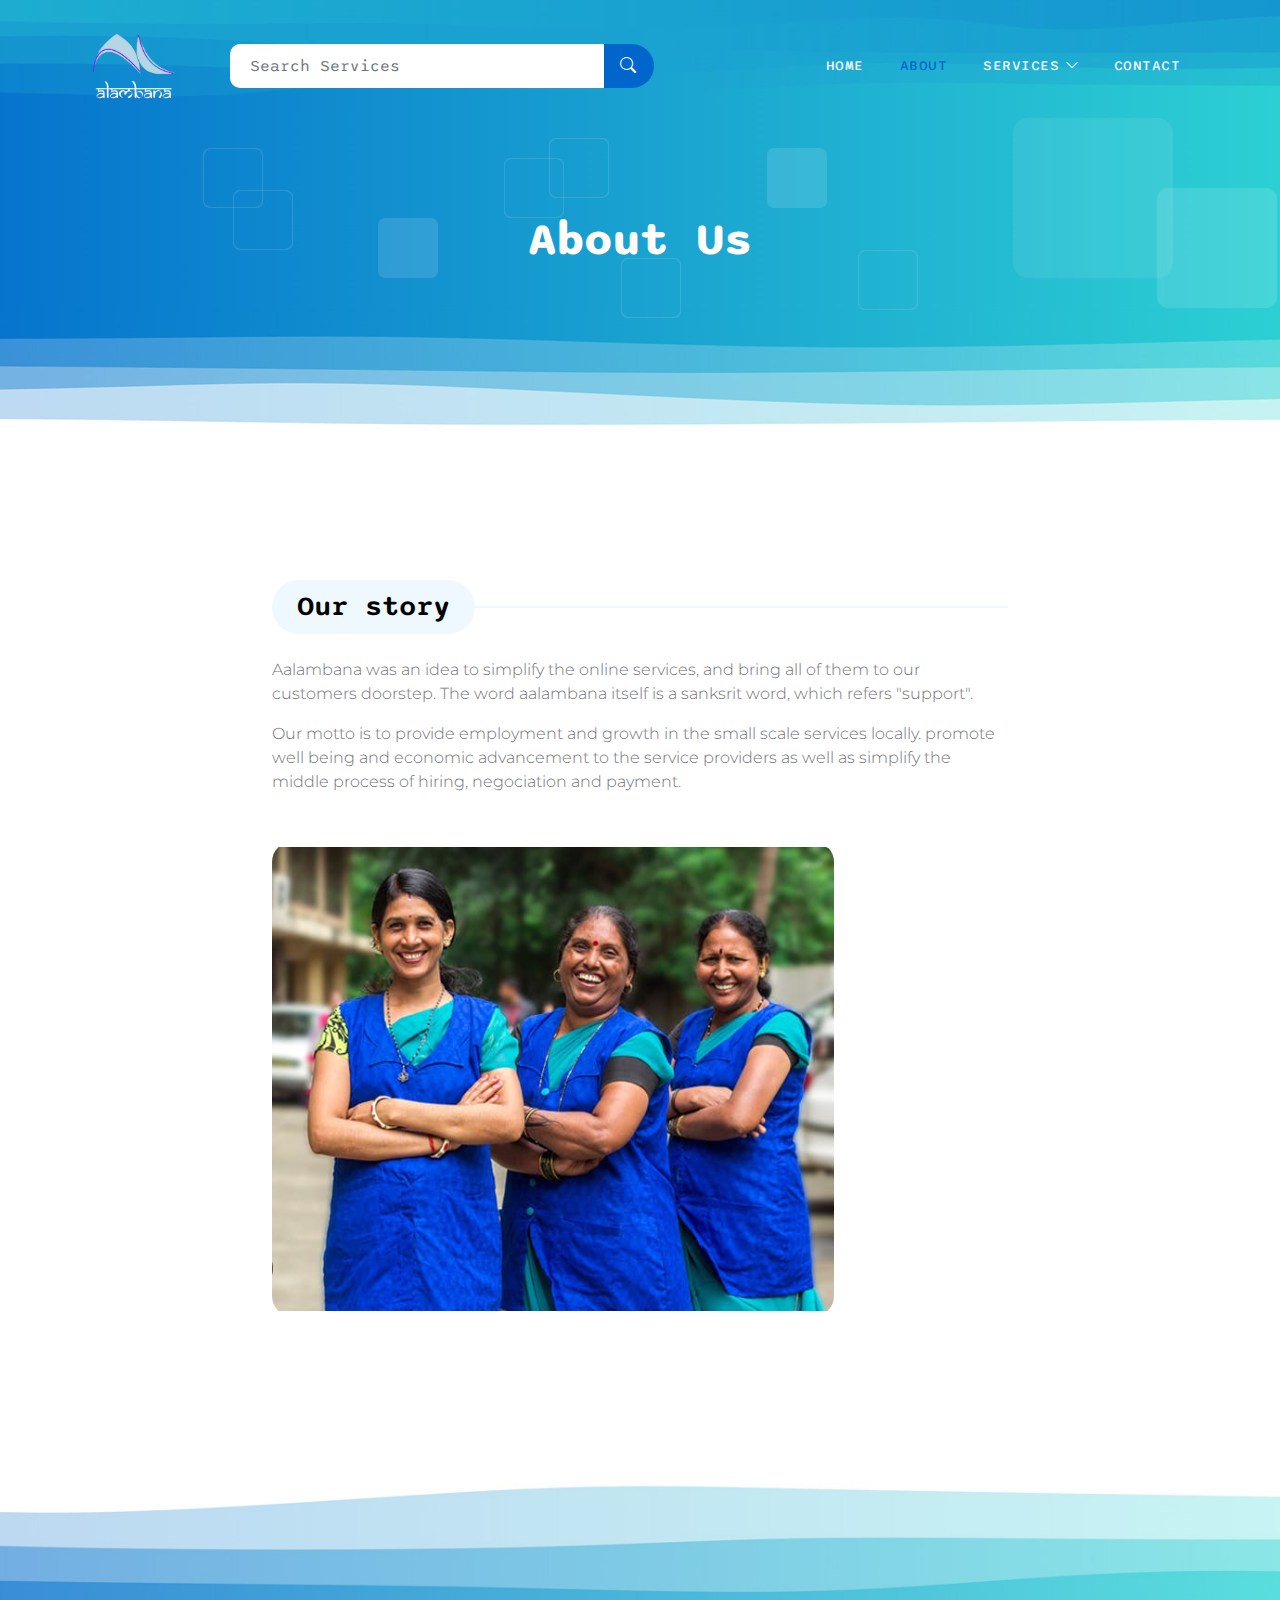
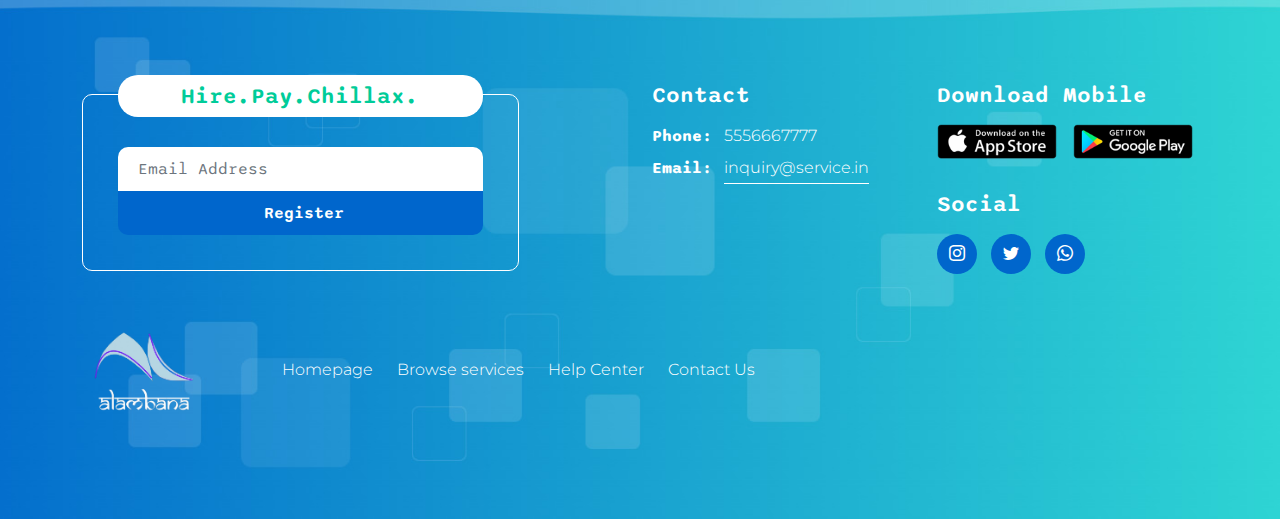
<file: alambana_project/alambana_project/about.html>
<!doctype html>
<html lang="en">

<head>
    <meta charset="utf-8">
    <meta name="viewport" content="width=device-width, initial-scale=1">

    <meta name="description" content="">
    <meta name="author" content="">

    <title>Pod Talk - About Page</title>

    <!-- CSS FILES -->
    <link rel="preconnect" href="https://fonts.googleapis.com">

    <link rel="preconnect" href="https://fonts.gstatic.com" crossorigin>

    <link
        href="https://fonts.googleapis.com/css2?family=Montserrat:wght@300;400&family=Sono:wght@200;300;400;500;700&display=swap"
        rel="stylesheet">

    <link rel="stylesheet" href="css/bootstrap.min.css">

    <link rel="stylesheet" href="css/bootstrap-icons.css">

    <link rel="stylesheet" href="css/owl.carousel.min.css">

    <link rel="stylesheet" href="css/owl.theme.default.min.css">

    <link href="css/templatemo-pod-talk.css" rel="stylesheet">
    <!--

TemplateMo 584 Pod Talk

https://templatemo.com/tm-584-pod-talk

-->
</head>

<body>

    <main>

        <nav class="navbar navbar-expand-lg">
            <div class="container">
                <a class="navbar-brand me-lg-5 me-0" href="index.html">
                    <img src="images/final.png" class="logo-image img-fluid" alt="templatemo pod talk">
                </a>

                <form action="#" method="get" class="custom-form search-form flex-fill me-3" role="search">
                    <div class="input-group input-group-lg">
                        <input name="search" type="search" class="form-control" id="search" placeholder="Search Services"
                            aria-label="Search">

                        <button type="submit" class="form-control" id="submit">
                            <i class="bi-search"></i>
                        </button>
                    </div>
                </form>

                <button class="navbar-toggler" type="button" data-bs-toggle="collapse" data-bs-target="#navbarNav"
                    aria-controls="navbarNav" aria-expanded="false" aria-label="Toggle navigation">
                    <span class="navbar-toggler-icon"></span>
                </button>

                <div class="collapse navbar-collapse" id="navbarNav">
                    <ul class="navbar-nav ms-lg-auto">
                        <li class="nav-item">
                            <a class="nav-link" href="index.html">Home</a>
                        </li>

                        <li class="nav-item">
                            <a class="nav-link active" href="about.html">About</a>
                        </li>

                        <li class="nav-item dropdown">
                            <a class="nav-link dropdown-toggle" href="#" id="navbarLightDropdownMenuLink" role="button"
                                data-bs-toggle="dropdown" aria-expanded="false">Services</a>

                            <ul class="dropdown-menu dropdown-menu-light" aria-labelledby="navbarLightDropdownMenuLink">
                                <li><a class="dropdown-item" href="Home tutor.html">HOME TUTOR</a></li>

                                <li><a class="dropdown-item" href="Home tutor.html">CAR WASH</a></li>

                                <li><a class="dropdown-item" href="Home tutor.html">DOG WALKER</a></li>

                                <li><a class="dropdown-item" href="Home tutor.html">PLUMBER</a></li>

                                <li><a class="dropdown-item" href="Home tutor.html">MAISONRY</a></li>

                                <li><a class="dropdown-item" href="Home tutor.html">MUSIC TEACHER</a></li>

                                <li><a class="dropdown-item" href="Home tutor.html">BABY SITTING </a></li>

                                <li><a class="dropdown-item" href="Home tutor.html">GARDENING</a></li>

                                <li><a class="dropdown-item" href="Home tutor.html">PEST CONROL</a></li>

                                <li><a class="dropdown-item" href="Home tutor.html">YOGA TRAINER</a></li>
                            </ul>
                        </li>

                        <li class="nav-item">
                            <a class="nav-link" href="contact.html">Contact</a>
                        </li>
                    </ul>

                    
                </div>
            </div>
        </nav>


        <header class="site-header d-flex flex-column justify-content-center align-items-center">
            <div class="container">
                <div class="row">

                    <div class="col-lg-12 col-12 text-center">

                        <h2 class="mb-0">About Us</h2>
                    </div>

                </div>
            </div>
        </header>


        <section class="about-section section-padding" id="section_2">
            <div class="container">
                <div class="row">

                    <div class="col-lg-8 col-12 mx-auto">
                        <div class="pb-5 mb-5">
                            <div class="section-title-wrap mb-4">
                                <h4 class="section-title">Our story</h4>
                            </div>

                            <p>Aalambana was an idea to simplify the online services, and bring all of them to 
                                our customers doorstep. The word aalambana itself is a sanksrit word, which refers "support".</p>

                            <p>Our motto is to provide employment and growth in the small scale services locally.
                                promote well being and economic advancement to the service providers as well as simplify
                                the middle process of hiring, negociation and payment.
                            </p>

                            <img src="images/profile/about us.png"
                                class="about-image mt-5 img-fluid" alt="">
                        </div>
                    </div>

                   
                   

                </div>
            </div>
        </section>
    </main>


    <footer class="site-footer">
        <div class="container">
            <div class="row">

                <div class="col-lg-6 col-12 mb-5 mb-lg-0">
                    <div class="subscribe-form-wrap">
                        <h6>Hire.Pay.Chillax.</h6>

                        <form class="custom-form subscribe-form" action="#" method="get" role="form">
                            <input type="email" name="subscribe-email" id="subscribe-email" pattern="[^ @]*@[^ @]*"
                                class="form-control" placeholder="Email Address" required="">

                            <div class="col-lg-12 col-12">
                                <button type="submit" class="form-control" id="submit">Register</button>
                            </div>
                        </form>
                    </div>
                </div>

                <div class="col-lg-3 col-md-6 col-12 mb-4 mb-md-0 mb-lg-0">
                    <h6 class="site-footer-title mb-3">Contact</h6>

                    <p class="mb-2"><strong class="d-inline me-2">Phone:</strong> 5556667777</p>

                    <p>
                        <strong class="d-inline me-2">Email:</strong>
                        <a href="#">inquiry@service.in</a>
                    </p>
                </div>

                <div class="col-lg-3 col-md-6 col-12">
                    <h6 class="site-footer-title mb-3">Download Mobile</h6>

                    <div class="site-footer-thumb mb-4 pb-2">
                        <div class="d-flex flex-wrap">
                            <a href="#">
                                <img src="images/app-store.png" class="me-3 mb-2 mb-lg-0 img-fluid" alt="">
                            </a>

                            <a href="#">
                                <img src="images/play-store.png" class="img-fluid" alt="">
                            </a>
                        </div>
                    </div>

                    <h6 class="site-footer-title mb-3">Social</h6>

                    <ul class="social-icon">
                        <li class="social-icon-item">
                            <a href="#" class="social-icon-link bi-instagram"></a>
                        </li>

                        <li class="social-icon-item">
                            <a href="#" class="social-icon-link bi-twitter"></a>
                        </li>

                        <li class="social-icon-item">
                            <a href="#" class="social-icon-link bi-whatsapp"></a>
                        </li>
                    </ul>
                </div>

            </div>
        </div>

        <div class="container pt-5">
            <div class="row align-items-center">

                <div class="col-lg-2 col-md-3 col-12">
                    <a class="navbar-brand" href="index.html">
                        <img src="images/final.png" class="logo-image img-fluid" alt="templatemo pod talk">
                    </a>
                </div>

                <div class="col-lg-7 col-md-9 col-12">
                    <ul class="site-footer-links">
                        <li class="site-footer-link-item">
                            <a href="#" class="site-footer-link">Homepage</a>
                        </li>

                        <li class="site-footer-link-item">
                            <a href="#" class="site-footer-link">Browse services</a>
                        </li>

                        <li class="site-footer-link-item">
                            <a href="#" class="site-footer-link">Help Center</a>
                        </li>

                        <li class="site-footer-link-item">
                            <a href="#" class="site-footer-link">Contact Us</a>
                        </li>
                    </ul>
                </div>

                
            </div>
        </div>
    </footer>


    <!-- JAVASCRIPT FILES -->
    <script src="js/jquery.min.js"></script>
    <script src="js/bootstrap.bundle.min.js"></script>
    <script src="js/owl.carousel.min.js"></script>
    <script src="js/custom.js"></script>

</body>

</html>
</file>
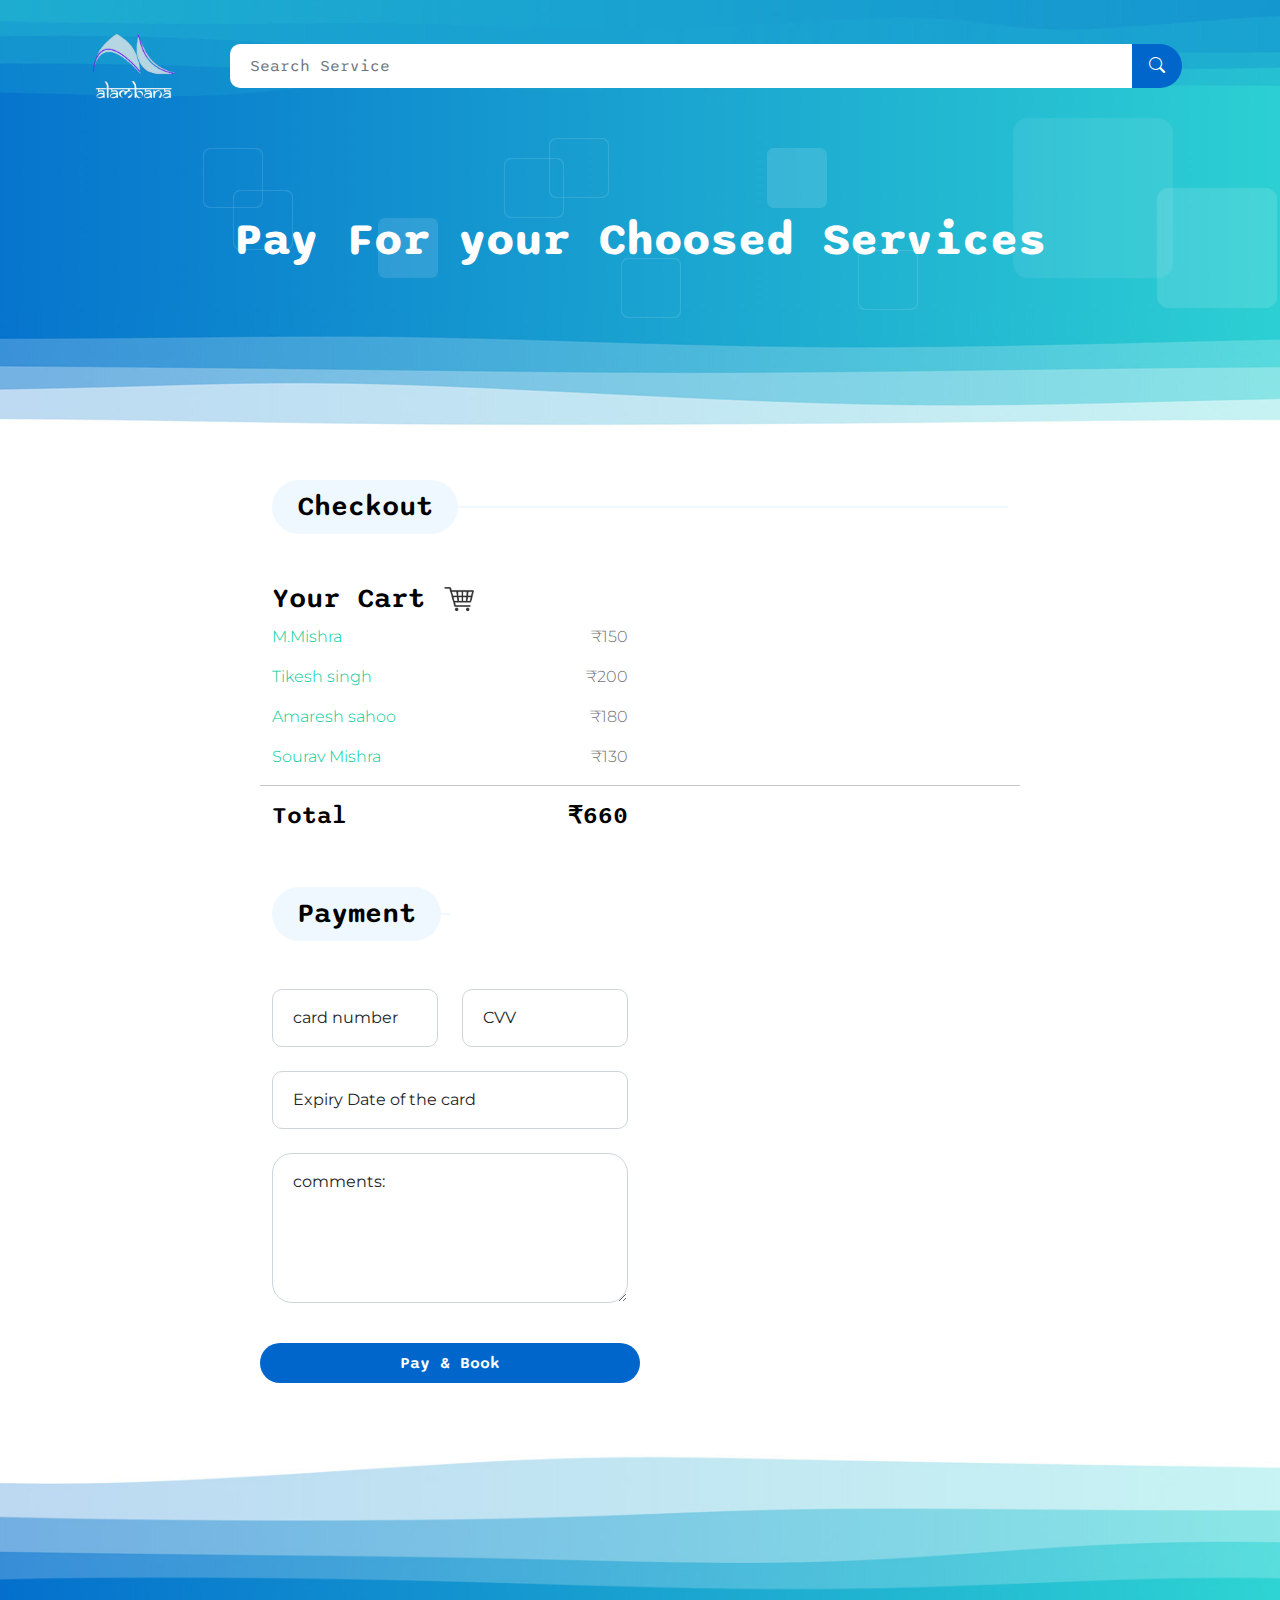
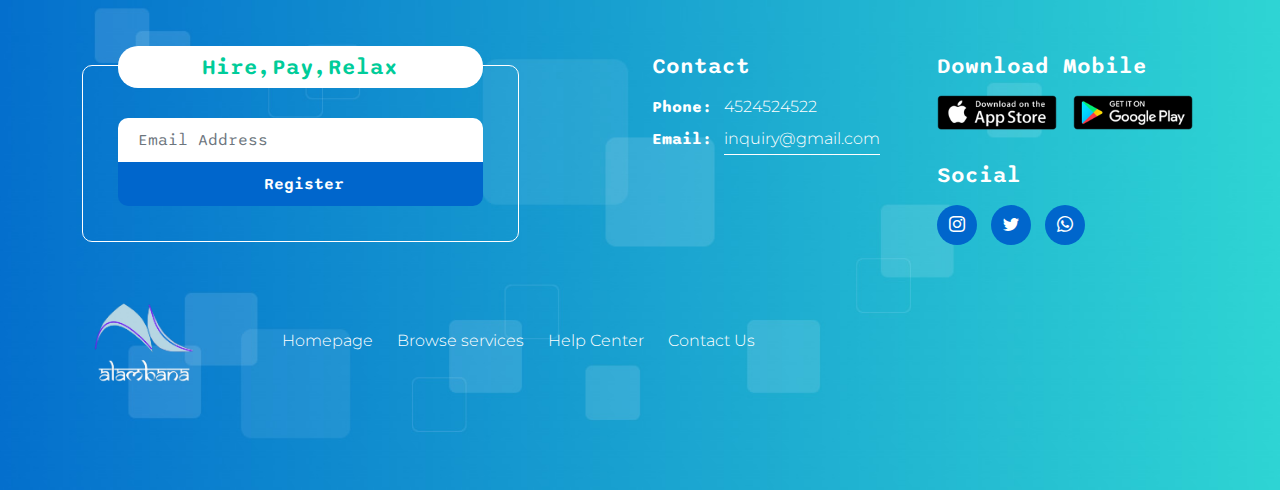
<file: alambana_project/alambana_project/checkout.html>
<!doctype html>
<html lang="en">
    <head>
        <meta charset="utf-8">
        <meta name="viewport" content="width=device-width, initial-scale=1">

        <meta name="description" content="">
        <meta name="author" content="">

        <title>Alambana - Payment Page</title>

        <!-- CSS FILES -->        
        <link rel="preconnect" href="https://fonts.googleapis.com">
       
        <link rel="preconnect" href="https://fonts.gstatic.com" crossorigin>

        <link href="https://fonts.googleapis.com/css2?family=Montserrat:wght@300;400&family=Sono:wght@200;300;400;500;700&display=swap" rel="stylesheet">
                       
        <link rel="stylesheet" href="css/bootstrap.min.css">

        <link rel="stylesheet" href="css/bootstrap-icons.css">

        <link rel="stylesheet" href="css/owl.carousel.min.css">
       
        <link rel="stylesheet" href="css/owl.theme.default.min.css">

        <link href="css/templatemo-pod-talk.css" rel="stylesheet">
    </head>
   
    <body>

        <main>

            <nav class="navbar navbar-expand-lg">
                <div class="container">
                    <a class="navbar-brand me-lg-5 me-0" href="index.html">
                        <img src="images/final.png" class="logo-image img-fluid" alt="image of logo">
                    </a>

                    <form action="#" method="get" class="custom-form search-form flex-fill me-3" role="search">
                        <div class="input-group input-group-lg">    
                            <input name="search" type="search" class="form-control" id="search" placeholder="Search Service" aria-label="Search">

                             <button type="submit" class="form-control" id="submit">
                                <i class="bi-search"></i>
                            </button> 
                        </div>
                    </form>
   
                    <button class="navbar-toggler" type="button" data-bs-toggle="collapse" data-bs-target="#navbarNav" aria-controls="navbarNav" aria-expanded="false" aria-label="Toggle navigation">
                        <span class="navbar-toggler-icon"></span>
                    </button> 
   
                    
                </div>
            </nav>

            <header class="site-header d-flex flex-column justify-content-center align-items-center">
                <div class="container">
                    <div class="row">

                        <div class="col-lg-12 col-12 text-center">

                            <h2 class="mb-0">Pay For your Choosed Services</h2>
                            <!-- <h2 class="mb-0">Fill Out The Form.</h2> -->
                        </div>

                    </div>
                </div>
            </header>
           

            <!-- <section class="section-padding" id="section_2">
                <div class="container">
                    <div class="row justify-content-center"> -->

                        <!-- <div class="col-lg-5 col-12 pe-lg-5">
                            <div class="contact-info">
                                <h3 class="mb-4">We love to help you. Get in touch</h3>

                                <p class="d-flex border-bottom pb-3 mb-4">
                                    <strong class="d-inline me-4">Phone:</strong>
                                    <span>55655 22389</span>
                                </p>

                                <p class="d-flex border-bottom pb-3 mb-4">
                                    <strong class="d-inline me-4">Email:</strong>
                                    <a href="#">inquiry@gmail.com</a>
                                </p>

                                <p class="d-flex">
                                    <strong class="d-inline me-4">Location(HQ):</strong>
                                    <span>uditnagar ,amedkar chawk, Rourkela-12, Odisha, INDIA</span>
                                </p>
                            </div>
                        </div>

                        <div class="col-lg-5 col-12 mt-5 mt-lg-0">
                            <iframe src="https://www.google.com/maps/embed?pb=!1m18!1m12!1m3!1d236397.2172022925!2d84.82415209999999!3d22.213256899999998!2m3!1f0!2f0!3f0!3m2!1i1024!2i768!4f13.1!3m3!1m2!1s0x3a20199b4c94c2a5%3A0xb4a4e62e77879624!2sRourkela%2C%20Odisha!5e0!3m2!1sen!2sin!4v1675086058753!5m2!1sen!2sin" width="600" height="450" style="border:0;" allowfullscreen="" loading="lazy" referrerpolicy="no-referrer-when-downgrade"></iframe>                        </div>

                    </div>
                </div>
            </section>-->

            <section class="contact-section section-padding pt-0">
                <div class="container">
                    <div class="row">

                        <div class="col-lg-8 col-12 mx-auto">
                            <div class="section-title-wrap mb-5">
                                <h4 class="section-title">Checkout</h4>
                            </div>

                            <form action="#" method="post" class="custom-form contact-form" role="form">
                                <div class="row">
                                    <div class="col-lg-6 col-md-6 col-12">
                                        <h4>Your Cart <img src="images/cart-removebg-preview.png" style="width: 10%;" alt="">
                                          </h4>
                                        
                                        <div class="form-floating">
                                             <p><a href="#">M.Mishra</a> <span class="price" style="float: right;">₹150</span></p>
                                             <p><a href="#">Tikesh singh</a> <span class="price" style="float: right;">₹200</span></p>
                                             <p><a href="#">Amaresh sahoo</a> <span class="price" style="float: right;">₹180</span></p>
                                             <p><a href="#">Sourav Mishra</a> <span class="price" style="float: right;">₹130</span></p>
                                        </div>
                                    </div>
                                    <hr>
                                    <div class="col-lg-6 col-md-6 col-12">
                                        <div class="form-floating">
                                            <h5>Total <span style="float: right;">₹660</span></h5>
                                    <br>
                                    <br>
                                    
                                    <div class="col-lg-6 col-md-6 col-12">
                                        <!-- <div class="form-floating">
                                            <input type="email" name="email" id="email" pattern="[^ @]*@[^ @]*" class="form-control" placeholder="Email address" required="">
                                           
                                            <label for="floatingInput">Email address</label>
                                        </div> -->
                                        <div class="section-title-wrap mb-5">
                                            <h4 class="section-title">Payment</h4>
                                        </div>
                                       
                                    </div>

                                    <div class="row">
                                        <div class="col-lg-6 col-md-6 col-12">
                                            <div class="form-floating">
                                                <input type="number" name="full-name" id="full-name" class="form-control" placeholder="Full Name" required="">
                                               
                                                <label for="floatingInput">card number</label>
                                            </div>
                                        </div>

                                    <div class="col-lg-6 col-md-6 col-12">
                                        <div class="form-floating">
                                            <input type="text" name="Profession" id="Profession" class="form-control" placeholder="Email address" required="">
                                           
                                            <label for="floatingInput">CVV</label>
                                        </div>
                                    </div>

                                    <!-- <div class="col-lg-12 col-12">
                                        <div class="form-floating">
                                            <input type="text" name="company" id="name" class="form-control" placeholder="Name" required="">
                                           
                                            <label for="floatingInput"></label>
                                        </div> -->

                                        <div class="col-lg-12 col-12">
                                            <div class="form-floating">
                                                <input type="text" name="company" id="name" class="form-control" placeholder="Name" required="">
                                               
                                                <label for="floatingInput">Expiry Date of the card</label>
                                            </div>

                                        <div class="form-floating">
                                            <textarea class="form-control" id="message" name="message" placeholder="Describe message here"></textarea>
                                           
                                            <label for="floatingTextarea">comments:</label>
                                        </div>

                                        <!-- <div class="form-floating">
                                            <textarea class="form-control" id="message" name="message" placeholder="Describe message here"></textarea>
                                           
                                            <label for="floatingTextarea">Prior Job Experience</label>
                                        </div> -->
                                    </div>

                                    <button type="submit"  onclick="location.href = 'about.html';"  class="btn custom-btn smoothscroll mt-3" >Pay & Book</button>
                                   

                                </div>
                            </form>
                        </div>

                    </div>
                </div>
            </section>
        </main>

        <footer class="site-footer">
            <div class="container">
                <div class="row">

                    <div class="col-lg-6 col-12 mb-5 mb-lg-0">
                        <div class="subscribe-form-wrap">
                            <h6>Hire,Pay,Relax</h6>

                            <form class="custom-form subscribe-form" action="#" method="get" role="form">
                                <input type="email" name="subscribe-email" id="subscribe-email" pattern="[^ @]*@[^ @]*" class="form-control" placeholder="Email Address" required="">

                                <div class="col-lg-12 col-12">
                                    <button type="submit" class="form-control" id="submit">Register</button>
                                </div>
                            </form>
                        </div>
                    </div>

                    <div class="col-lg-3 col-md-6 col-12 mb-4 mb-md-0 mb-lg-0">
                        <h6 class="site-footer-title mb-3">Contact</h6>

                        <p class="mb-2"><strong class="d-inline me-2">Phone:</strong> 4524524522</p>

                        <p>
                            <strong class="d-inline me-2">Email:</strong>
                            <a href="#">inquiry@gmail.com</a>
                        </p>
                    </div>

                    <div class="col-lg-3 col-md-6 col-12">
                        <h6 class="site-footer-title mb-3">Download Mobile</h6>

                        <div class="site-footer-thumb mb-4 pb-2">
                            <div class="d-flex flex-wrap">
                                <a href="#">
                                    <img src="images/app-store.png" class="me-3 mb-2 mb-lg-0 img-fluid" alt="">
                                </a>

                                <a href="#">
                                    <img src="images/play-store.png" class="img-fluid" alt="">
                                </a>
                            </div>
                        </div>

                        <h6 class="site-footer-title mb-3">Social</h6>

                        <ul class="social-icon">
                            <li class="social-icon-item">
                                <a href="#" class="social-icon-link bi-instagram"></a>
                            </li>

                            <li class="social-icon-item">
                                <a href="#" class="social-icon-link bi-twitter"></a>
                            </li>

                            <li class="social-icon-item">
                                <a href="#" class="social-icon-link bi-whatsapp"></a>
                            </li>
                        </ul>
                    </div>

                </div>
            </div>

            <div class="container pt-5">
                <div class="row align-items-center">

                    <div class="col-lg-2 col-md-3 col-12">
                        <a class="navbar-brand" href="index.html">
                            <img src="images/final.png" class="logo-image img-fluid" alt="templatemo pod talk">
                        </a>
                    </div>

                    <div class="col-lg-7 col-md-9 col-12">
                        <ul class="site-footer-links">
                            <li class="site-footer-link-item">
                                <a href="#" class="site-footer-link">Homepage</a>
                            </li>

                            <li class="site-footer-link-item">
                                <a href="#" class="site-footer-link">Browse services</a>
                            </li>

                            <li class="site-footer-link-item">
                                <a href="#" class="site-footer-link">Help Center</a>
                            </li>

                            <li class="site-footer-link-item">
                                <a href="#" class="site-footer-link">Contact Us</a>
                            </li>
                        </ul>
                    </div>
                </div>
            </div>
        </footer>

        <!-- JAVASCRIPT FILES -->
        <script src="js/jquery.min.js"></script>
        <script src="js/bootstrap.bundle.min.js"></script>
        <script src="js/owl.carousel.min.js"></script>
        <script src="js/custom.js"></script>

    </body>
</file>
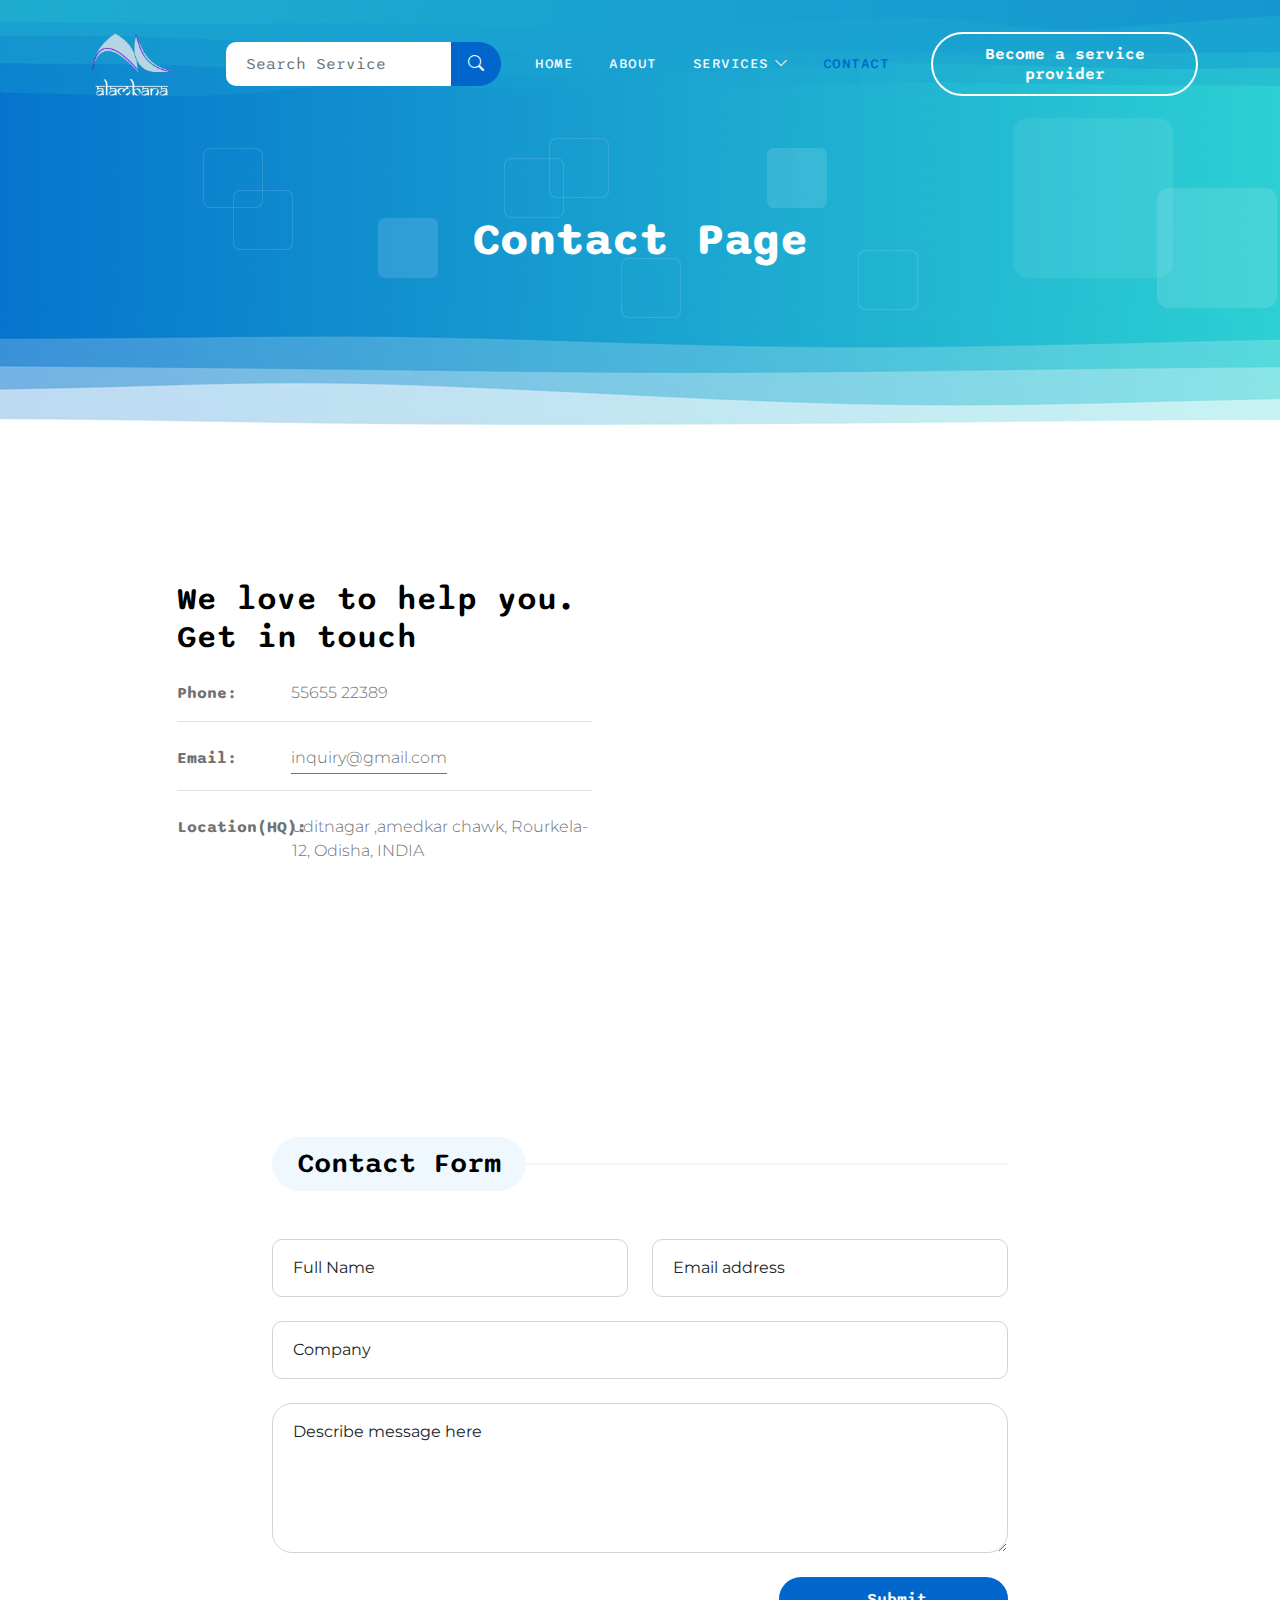
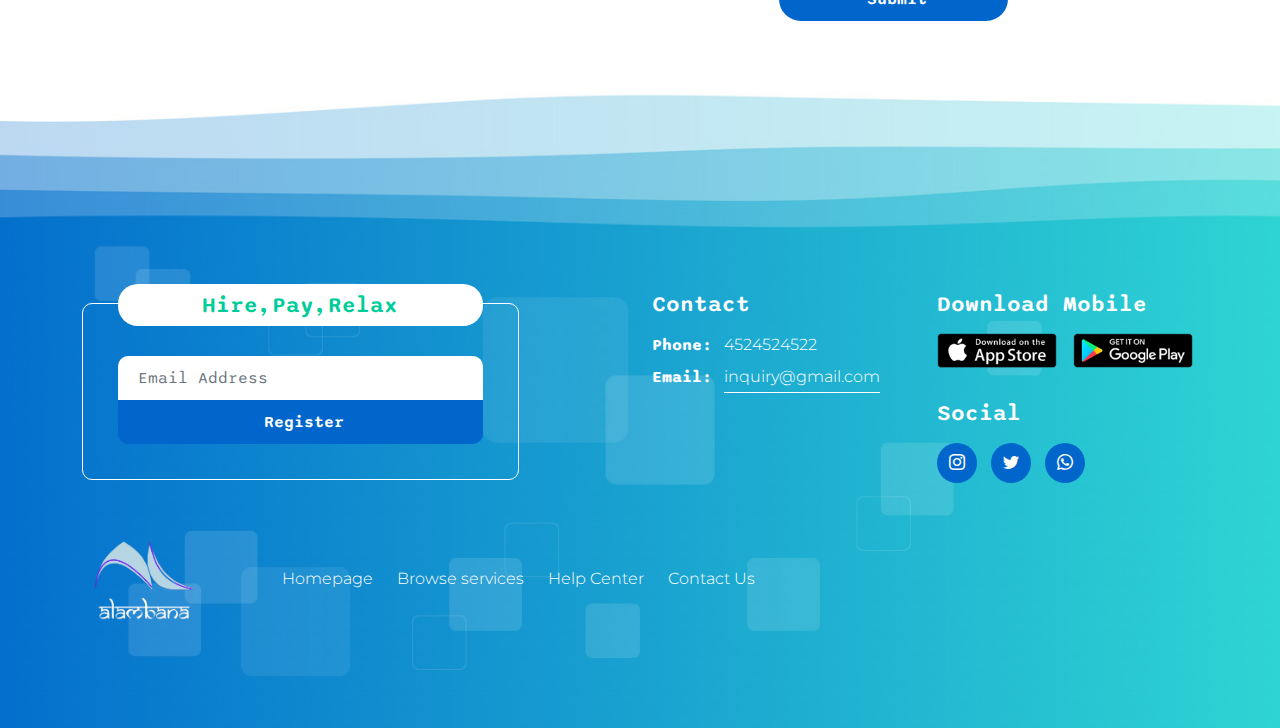
<file: alambana_project/alambana_project/contact.html>
<!doctype html>
<html lang="en">
    <head>
        <meta charset="utf-8">
        <meta name="viewport" content="width=device-width, initial-scale=1">

        <meta name="description" content="">
        <meta name="author" content="">

        <title>Alambana - Contact Page</title>

        <!-- CSS FILES -->        
        <link rel="preconnect" href="https://fonts.googleapis.com">
       
        <link rel="preconnect" href="https://fonts.gstatic.com" crossorigin>

        <link href="https://fonts.googleapis.com/css2?family=Montserrat:wght@300;400&family=Sono:wght@200;300;400;500;700&display=swap" rel="stylesheet">
                       
        <link rel="stylesheet" href="css/bootstrap.min.css">

        <link rel="stylesheet" href="css/bootstrap-icons.css">

        <link rel="stylesheet" href="css/owl.carousel.min.css">
       
        <link rel="stylesheet" href="css/owl.theme.default.min.css">

        <link href="css/templatemo-pod-talk.css" rel="stylesheet">
<!--

TemplateMo 584 Pod Talk

https://templatemo.com/tm-584-pod-talk

-->
    </head>
   
    <body>

        <main>

            <nav class="navbar navbar-expand-lg">
                <div class="container">
                    <a class="navbar-brand me-lg-5 me-0" href="index.html">
                        <img src="images/final.png" class="logo-image img-fluid" alt="image of logo">
                    </a>

                    <form action="#" method="get" class="custom-form search-form flex-fill me-3" role="search">
                        <div class="input-group input-group-lg">    
                            <input name="search" type="search" class="form-control" id="search" placeholder="Search Service" aria-label="Search">

                            <button type="submit" class="form-control" id="submit">
                                <i class="bi-search"></i>
                            </button>
                        </div>
                    </form>
   
                    <button class="navbar-toggler" type="button" data-bs-toggle="collapse" data-bs-target="#navbarNav" aria-controls="navbarNav" aria-expanded="false" aria-label="Toggle navigation">
                        <span class="navbar-toggler-icon"></span>
                    </button>
   
                    <div class="collapse navbar-collapse" id="navbarNav">
                        <ul class="navbar-nav ms-lg-auto">
                            <li class="nav-item">
                                <a class="nav-link" href="index.html">Home</a>
                            </li>

                            <li class="nav-item">
                                <a class="nav-link" href="about.html">About</a>
                            </li>

                            <li class="nav-item dropdown">
                                <a class="nav-link dropdown-toggle" href="#" id="navbarLightDropdownMenuLink" role="button"
                                    data-bs-toggle="dropdown" aria-expanded="false">Services</a>
    
                                <ul class="dropdown-menu dropdown-menu-light" aria-labelledby="navbarLightDropdownMenuLink">
                                    <li><a class="dropdown-item" href="Home tutor.html">HOME TUTOR</a></li>
    
                                    <li><a class="dropdown-item" href="Home tutor.html">CAR WASH</a></li>
    
                                    <li><a class="dropdown-item" href="Home tutor.html">DOG WALKER</a></li>
    
                                    <li><a class="dropdown-item" href="Home tutor.html">PLUMBER</a></li>
    
                                    <li><a class="dropdown-item" href="Home tutor.html">MAISONRY</a></li>
    
                                    <li><a class="dropdown-item" href="Home tutor.html">MUSIC TEACHER</a></li>
    
                                    <li><a class="dropdown-item" href="Home tutor.html">BABY SITTING </a></li>
    
                                    <li><a class="dropdown-item" href="Home tutor.html">GARDENING</a></li>
    
                                    <li><a class="dropdown-item" href="Home tutor.html">PEST CONROL</a></li>
    
                                    <li><a class="dropdown-item" href="Home tutor.html">YOGA TRAINER</a></li>
                                </ul>
                            </li>
   
                            <li class="nav-item">
                                <a class="nav-link active" href="contact.html">Contact</a>
                            </li>
                        </ul>

                        <div class="ms-4">
                            <a href="employee register.html" class="btn custom-btn custom-border-btn smoothscroll">Become a service provider</a>
                        </div>
                    </div>
                </div>
            </nav>


            <header class="site-header d-flex flex-column justify-content-center align-items-center">
                <div class="container">
                    <div class="row">

                        <div class="col-lg-12 col-12 text-center">

                            <h2 class="mb-0">Contact Page</h2>
                        </div>

                    </div>
                </div>
            </header>
           

            <section class="section-padding" id="section_2">
                <div class="container">
                    <div class="row justify-content-center">

                        <div class="col-lg-5 col-12 pe-lg-5">
                            <div class="contact-info">
                                <h3 class="mb-4">We love to help you. Get in touch</h3>

                                <p class="d-flex border-bottom pb-3 mb-4">
                                    <strong class="d-inline me-4">Phone:</strong>
                                    <span>55655 22389</span>
                                </p>

                                <p class="d-flex border-bottom pb-3 mb-4">
                                    <strong class="d-inline me-4">Email:</strong>
                                    <a href="#">inquiry@gmail.com</a>
                                </p>

                                <p class="d-flex">
                                    <strong class="d-inline me-4">Location(HQ):</strong>
                                    <span>uditnagar ,amedkar chawk, Rourkela-12, Odisha, INDIA</span>
                                </p>
                            </div>
                        </div>

                        <div class="col-lg-5 col-12 mt-5 mt-lg-0">
                            <iframe src="https://www.google.com/maps/embed?pb=!1m18!1m12!1m3!1d236397.2172022925!2d84.82415209999999!3d22.213256899999998!2m3!1f0!2f0!3f0!3m2!1i1024!2i768!4f13.1!3m3!1m2!1s0x3a20199b4c94c2a5%3A0xb4a4e62e77879624!2sRourkela%2C%20Odisha!5e0!3m2!1sen!2sin!4v1675086058753!5m2!1sen!2sin" width="600" height="450" style="border:0;" allowfullscreen="" loading="lazy" referrerpolicy="no-referrer-when-downgrade"></iframe>                        </div>

                    </div>
                </div>
            </section>

            <section class="contact-section section-padding pt-0">
                <div class="container">
                    <div class="row">

                        <div class="col-lg-8 col-12 mx-auto">
                            <div class="section-title-wrap mb-5">
                                <h4 class="section-title"> Contact Form</h4>
                            </div>

                            <form action="#" method="post" class="custom-form contact-form" role="form" >
                                <div class="row">
                                    <div class="col-lg-6 col-md-6 col-12">
                                        <div class="form-floating">
                                            <input type="text" name="full-name" id="full-name" class="form-control" placeholder="Full Name" required="">
                                           
                                            <label for="floatingInput">Full Name</label>
                                        </div>
                                    </div>

                                    <div class="col-lg-6 col-md-6 col-12">
                                        <div class="form-floating">
                                            <input type="email" name="email" id="email" pattern="[^ @]*@[^ @]*" class="form-control" placeholder="Email address" required="">
                                           
                                            <label for="floatingInput">Email address</label>
                                        </div>
                                    </div>

                                    <div class="col-lg-12 col-12">
                                        <div class="form-floating">
                                            <input type="text" name="company" id="name" class="form-control" placeholder="Name" required="">
                                           
                                            <label for="floatingInput">Company</label>
                                        </div>

                                        <div class="form-floating">
                                            <textarea class="form-control" id="message" name="message" placeholder="Describe message here"></textarea>
                                           
                                            <label for="floatingTextarea">Describe message here</label>
                                        </div>
                                    </div>

                                    <div class="col-lg-4 col-12 ms-auto">
                                        <button type="submit" class="form-control">Submit</button>
                                    </div>

                                </div>
                            </form>
                        </div>

                    </div>
                </div>
            </section>
        </main>


        <footer class="site-footer">
            <div class="container">
                <div class="row">

                    <div class="col-lg-6 col-12 mb-5 mb-lg-0">
                        <div class="subscribe-form-wrap">
                            <h6>Hire,Pay,Relax</h6>

                            <form class="custom-form subscribe-form" action="#" method="get" role="form">
                                <input type="email" name="subscribe-email" id="subscribe-email" pattern="[^ @]*@[^ @]*" class="form-control" placeholder="Email Address" required="">

                                <div class="col-lg-12 col-12">
                                    <button type="submit" class="form-control" id="submit">Register</button>
                                </div>
                            </form>
                        </div>
                    </div>

                    <div class="col-lg-3 col-md-6 col-12 mb-4 mb-md-0 mb-lg-0">
                        <h6 class="site-footer-title mb-3">Contact</h6>

                        <p class="mb-2"><strong class="d-inline me-2">Phone:</strong> 4524524522</p>

                        <p>
                            <strong class="d-inline me-2">Email:</strong>
                            <a href="#">inquiry@gmail.com</a>
                        </p>
                    </div>

                    <div class="col-lg-3 col-md-6 col-12">
                        <h6 class="site-footer-title mb-3">Download Mobile</h6>

                        <div class="site-footer-thumb mb-4 pb-2">
                            <div class="d-flex flex-wrap">
                                <a href="#">
                                    <img src="images/app-store.png" class="me-3 mb-2 mb-lg-0 img-fluid" alt="">
                                </a>

                                <a href="#">
                                    <img src="images/play-store.png" class="img-fluid" alt="">
                                </a>
                            </div>
                        </div>

                        <h6 class="site-footer-title mb-3">Social</h6>

                        <ul class="social-icon">
                            <li class="social-icon-item">
                                <a href="#" class="social-icon-link bi-instagram"></a>
                            </li>

                            <li class="social-icon-item">
                                <a href="#" class="social-icon-link bi-twitter"></a>
                            </li>

                            <li class="social-icon-item">
                                <a href="#" class="social-icon-link bi-whatsapp"></a>
                            </li>
                        </ul>
                    </div>

                </div>
            </div>

            <div class="container pt-5">
                <div class="row align-items-center">

                    <div class="col-lg-2 col-md-3 col-12">
                        <a class="navbar-brand" href="index.html">
                            <img src="images/final.png" class="logo-image img-fluid" alt="templatemo pod talk">
                        </a>
                    </div>

                    <div class="col-lg-7 col-md-9 col-12">
                        <ul class="site-footer-links">
                            <li class="site-footer-link-item">
                                <a href="#" class="site-footer-link">Homepage</a>
                            </li>

                            <li class="site-footer-link-item">
                                <a href="#" class="site-footer-link">Browse services</a>
                            </li>

                            <li class="site-footer-link-item">
                                <a href="#" class="site-footer-link">Help Center</a>
                            </li>

                            <li class="site-footer-link-item">
                                <a href="#" class="site-footer-link">Contact Us</a>
                            </li>
                        </ul>
                    </div>
                </div>
            </div>
        </footer>

        <!-- JAVASCRIPT FILES -->
        <script src="js/jquery.min.js"></script>
        <script src="js/bootstrap.bundle.min.js"></script>
        <script src="js/owl.carousel.min.js"></script>
        <script src="js/custom.js"></script>

    </body>
</file>
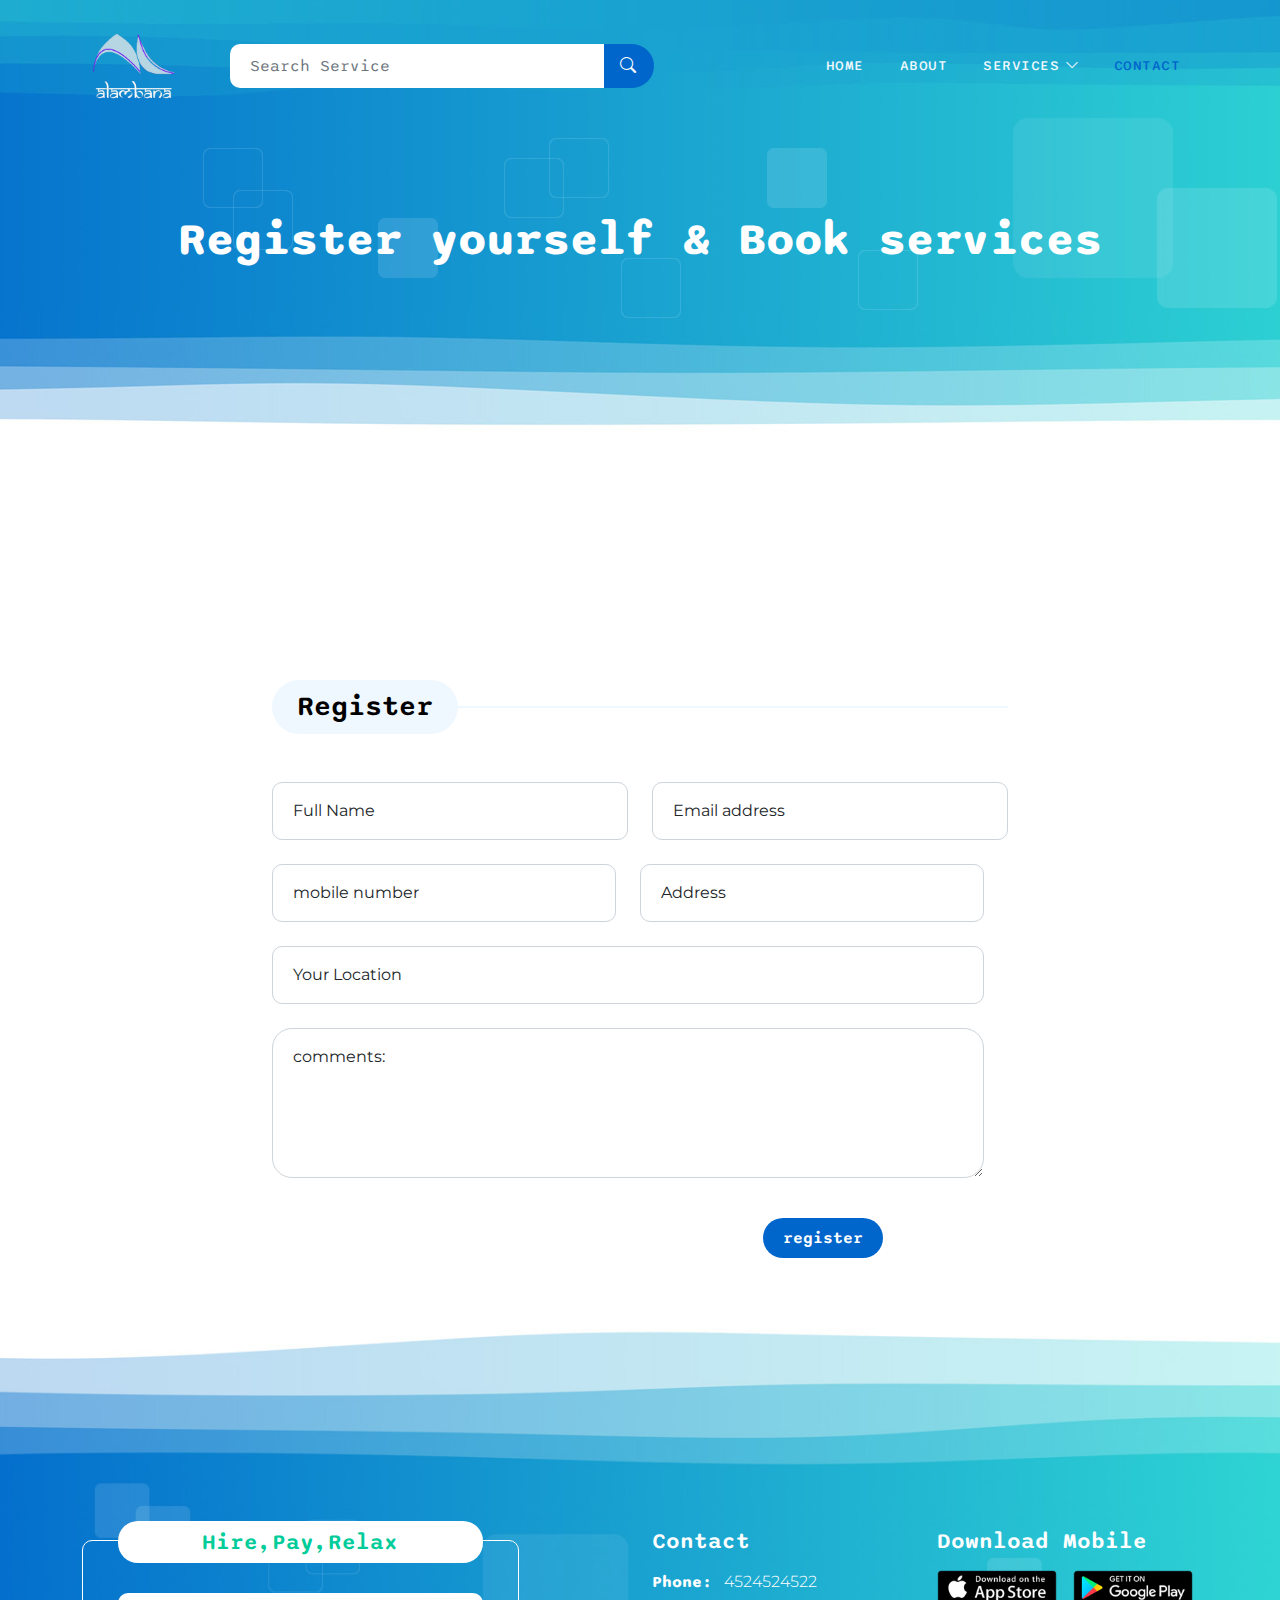
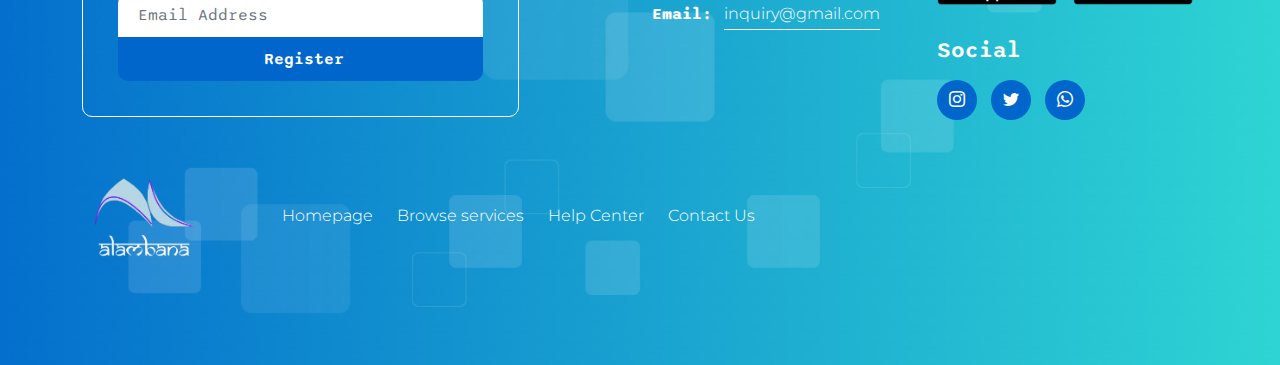
<file: alambana_project/alambana_project/customer.html>
<!doctype html>
<html lang="en">
    <head>
        <meta charset="utf-8">
        <meta name="viewport" content="width=device-width, initial-scale=1">

        <meta name="description" content="">
        <meta name="author" content="">

        <title>Alambana - Contact Page</title>

        <!-- CSS FILES -->        
        <link rel="preconnect" href="https://fonts.googleapis.com">
       
        <link rel="preconnect" href="https://fonts.gstatic.com" crossorigin>

        <link href="https://fonts.googleapis.com/css2?family=Montserrat:wght@300;400&family=Sono:wght@200;300;400;500;700&display=swap" rel="stylesheet">
                       
        <link rel="stylesheet" href="css/bootstrap.min.css">

        <link rel="stylesheet" href="css/bootstrap-icons.css">

        <link rel="stylesheet" href="css/owl.carousel.min.css">
       
        <link rel="stylesheet" href="css/owl.theme.default.min.css">

        <link href="css/templatemo-pod-talk.css" rel="stylesheet">
<!--

TemplateMo 584 Pod Talk

https://templatemo.com/tm-584-pod-talk

-->
    </head>
   
    <body>

        <main>

            <nav class="navbar navbar-expand-lg">
                <div class="container">
                    <a class="navbar-brand me-lg-5 me-0" href="index.html">
                        <img src="images/final.png" class="logo-image img-fluid" alt="image of logo">
                    </a>

                    <form action="#" method="get" class="custom-form search-form flex-fill me-3" role="search">
                        <div class="input-group input-group-lg">    
                            <input name="search" type="search" class="form-control" id="search" placeholder="Search Service" aria-label="Search">

                            <button type="submit" class="form-control" id="submit">
                                <i class="bi-search"></i>
                            </button>
                        </div>
                    </form>
   
                    <button class="navbar-toggler" type="button" data-bs-toggle="collapse" data-bs-target="#navbarNav" aria-controls="navbarNav" aria-expanded="false" aria-label="Toggle navigation">
                        <span class="navbar-toggler-icon"></span>
                    </button>
   
                    <div class="collapse navbar-collapse" id="navbarNav">
                        <ul class="navbar-nav ms-lg-auto">
                            <li class="nav-item">
                                <a class="nav-link" href="index.html">Home</a>
                            </li>

                            <li class="nav-item">
                                <a class="nav-link" href="about.html">About</a>
                            </li>

                            <li class="nav-item dropdown">
                                <a class="nav-link dropdown-toggle" href="#" id="navbarLightDropdownMenuLink" role="button"
                                    data-bs-toggle="dropdown" aria-expanded="false">Services</a>
    
                                <ul class="dropdown-menu dropdown-menu-light" aria-labelledby="navbarLightDropdownMenuLink">
                                    <li><a class="dropdown-item" href="Home tutor.html">HOME TUTOR</a></li>
    
                                    <li><a class="dropdown-item" href="Home tutor.html">CAR WASH</a></li>
    
                                    <li><a class="dropdown-item" href="Home tutor.html">DOG WALKER</a></li>
    
                                    <li><a class="dropdown-item" href="Home tutor.html">PLUMBER</a></li>
    
                                    <li><a class="dropdown-item" href="Home tutor.html">MAISONRY</a></li>
    
                                    <li><a class="dropdown-item" href="Home tutor.html">MUSIC TEACHER</a></li>
    
                                    <li><a class="dropdown-item" href="Home tutor.html">BABY SITTING </a></li>
    
                                    <li><a class="dropdown-item" href="Home tutor.html">GARDENING</a></li>
    
                                    <li><a class="dropdown-item" href="Home tutor.html">PEST CONROL</a></li>
    
                                    <li><a class="dropdown-item" href="Home tutor.html">YOGA TRAINER</a></li>
                                </ul>
                            </li>
   
                            <li class="nav-item">
                                <a class="nav-link active" href="contact.html">Contact</a>
                            </li>
                        </ul>

                        
                    </div>
                </div>
            </nav>

            <header class="site-header d-flex flex-column justify-content-center align-items-center">
                <div class="container">
                    <div class="row">

                        <div class="col-lg-12 col-12 text-center">

                            <h2 class="mb-0">Register yourself & Book services</h2>
                            <!-- <h2 class="mb-0">Fill Out The Form.</h2> -->
                        </div>

                    </div>
                </div>
            </header>
           

            <section class="section-padding" id="section_2">
                <div class="container">
                    <div class="row justify-content-center">

                        <!-- <div class="col-lg-5 col-12 pe-lg-5">
                            <div class="contact-info">
                                <h3 class="mb-4">We love to help you. Get in touch</h3>

                                <p class="d-flex border-bottom pb-3 mb-4">
                                    <strong class="d-inline me-4">Phone:</strong>
                                    <span>55655 22389</span>
                                </p>

                                <p class="d-flex border-bottom pb-3 mb-4">
                                    <strong class="d-inline me-4">Email:</strong>
                                    <a href="#">inquiry@gmail.com</a>
                                </p>

                                <p class="d-flex">
                                    <strong class="d-inline me-4">Location(HQ):</strong>
                                    <span>uditnagar ,amedkar chawk, Rourkela-12, Odisha, INDIA</span>
                                </p>
                            </div>
                        </div>

                        <div class="col-lg-5 col-12 mt-5 mt-lg-0">
                            <iframe src="https://www.google.com/maps/embed?pb=!1m18!1m12!1m3!1d236397.2172022925!2d84.82415209999999!3d22.213256899999998!2m3!1f0!2f0!3f0!3m2!1i1024!2i768!4f13.1!3m3!1m2!1s0x3a20199b4c94c2a5%3A0xb4a4e62e77879624!2sRourkela%2C%20Odisha!5e0!3m2!1sen!2sin!4v1675086058753!5m2!1sen!2sin" width="600" height="450" style="border:0;" allowfullscreen="" loading="lazy" referrerpolicy="no-referrer-when-downgrade"></iframe>                        </div>

                    </div> -->
                </div>
            </section>

            <section class="contact-section section-padding pt-0">
                <div class="container">
                    <div class="row">

                        <div class="col-lg-8 col-12 mx-auto">
                            <div class="section-title-wrap mb-5">
                                <h4 class="section-title">Register</h4>
                            </div>

                            <form action="#" method="post" class="custom-form contact-form" role="form">
                                <div class="row">
                                    <div class="col-lg-6 col-md-6 col-12">
                                        <div class="form-floating">
                                            <input type="text" name="full-name" id="full-name" class="form-control" placeholder="Full Name" required="">
                                           
                                            <label for="floatingInput">Full Name</label>
                                        </div>
                                    </div>

                                    <div class="col-lg-6 col-md-6 col-12">
                                        <div class="form-floating">
                                            <input type="email" name="email" id="email" pattern="[^ @]*@[^ @]*" class="form-control" placeholder="Email address" required="">
                                           
                                            <label for="floatingInput">Email address</label>
                                        </div>
                                    </div>

                                    <div class="row">
                                        <div class="col-lg-6 col-md-6 col-12">
                                            <div class="form-floating">
                                                <input type="double" name="full-name" id="full-name" class="form-control" placeholder="Full Name" required="">
                                               
                                                <label for="floatingInput">mobile number</label>
                                            </div>
                                        </div>

                                    <div class="col-lg-6 col-md-6 col-12">
                                        <div class="form-floating">
                                            <input type="text" name="Profession" id="Profession" class="form-control" placeholder="Email address" required="">
                                           
                                            <label for="floatingInput">Address</label>
                                        </div>
                                    </div>

                                    <!-- <div class="col-lg-12 col-12">
                                        <div class="form-floating">
                                            <input type="text" name="company" id="name" class="form-control" placeholder="Name" required="">
                                           
                                            <label for="floatingInput"></label>
                                        </div> -->

                                        <div class="col-lg-12 col-12">
                                            <div class="form-floating">
                                                <input type="text" name="company" id="name" class="form-control" placeholder="Name" required="">
                                               
                                                <label for="floatingInput">Your Location</label>
                                            </div>

                                        <div class="form-floating">
                                            <textarea class="form-control" id="message" name="message" placeholder="Describe message here"></textarea>
                                           
                                            <label for="floatingTextarea">comments:</label>
                                        </div>

                                        <!-- <div class="form-floating">
                                            <textarea class="form-control" id="message" name="message" placeholder="Describe message here"></textarea>
                                           
                                            <label for="floatingTextarea">Prior Job Experience</label>
                                        </div> -->
                                    </div>

                                    <div class="col-lg-4 col-12 ms-auto">
                                        <button type="submit"  onclick="location.href = 'index.html';"  class="btn custom-btn smoothscroll mt-3" >register</button>
                                    </div>

                                </div>
                            </form>
                        </div>

                    </div>
                </div>
            </section>
        </main>

        <footer class="site-footer">
            <div class="container">
                <div class="row">

                    <div class="col-lg-6 col-12 mb-5 mb-lg-0">
                        <div class="subscribe-form-wrap">
                            <h6>Hire,Pay,Relax</h6>

                            <form class="custom-form subscribe-form" action="#" method="get" role="form">
                                <input type="email" name="subscribe-email" id="subscribe-email" pattern="[^ @]*@[^ @]*" class="form-control" placeholder="Email Address" required="">

                                <div class="col-lg-12 col-12">
                                    <button type="submit" class="form-control" id="submit">Register</button>
                                </div>
                            </form>
                        </div>
                    </div>

                    <div class="col-lg-3 col-md-6 col-12 mb-4 mb-md-0 mb-lg-0">
                        <h6 class="site-footer-title mb-3">Contact</h6>

                        <p class="mb-2"><strong class="d-inline me-2">Phone:</strong> 4524524522</p>

                        <p>
                            <strong class="d-inline me-2">Email:</strong>
                            <a href="#">inquiry@gmail.com</a>
                        </p>
                    </div>

                    <div class="col-lg-3 col-md-6 col-12">
                        <h6 class="site-footer-title mb-3">Download Mobile</h6>

                        <div class="site-footer-thumb mb-4 pb-2">
                            <div class="d-flex flex-wrap">
                                <a href="#">
                                    <img src="images/app-store.png" class="me-3 mb-2 mb-lg-0 img-fluid" alt="">
                                </a>

                                <a href="#">
                                    <img src="images/play-store.png" class="img-fluid" alt="">
                                </a>
                            </div>
                        </div>

                        <h6 class="site-footer-title mb-3">Social</h6>

                        <ul class="social-icon">
                            <li class="social-icon-item">
                                <a href="#" class="social-icon-link bi-instagram"></a>
                            </li>

                            <li class="social-icon-item">
                                <a href="#" class="social-icon-link bi-twitter"></a>
                            </li>

                            <li class="social-icon-item">
                                <a href="#" class="social-icon-link bi-whatsapp"></a>
                            </li>
                        </ul>
                    </div>

                </div>
            </div>

            <div class="container pt-5">
                <div class="row align-items-center">

                    <div class="col-lg-2 col-md-3 col-12">
                        <a class="navbar-brand" href="index.html">
                            <img src="images/final.png" class="logo-image img-fluid" alt="templatemo pod talk">
                        </a>
                    </div>

                    <div class="col-lg-7 col-md-9 col-12">
                        <ul class="site-footer-links">
                            <li class="site-footer-link-item">
                                <a href="#" class="site-footer-link">Homepage</a>
                            </li>

                            <li class="site-footer-link-item">
                                <a href="#" class="site-footer-link">Browse services</a>
                            </li>

                            <li class="site-footer-link-item">
                                <a href="#" class="site-footer-link">Help Center</a>
                            </li>

                            <li class="site-footer-link-item">
                                <a href="#" class="site-footer-link">Contact Us</a>
                            </li>
                        </ul>
                    </div>
                </div>
            </div>
        </footer>

        <!-- JAVASCRIPT FILES -->
        <script src="js/jquery.min.js"></script>
        <script src="js/bootstrap.bundle.min.js"></script>
        <script src="js/owl.carousel.min.js"></script>
        <script src="js/custom.js"></script>

    </body>
</file>
<file: alambana_project/alambana_project/css/templatemo-pod-talk.css>
/*

TemplateMo 584 Pod Talk

https://templatemo.com/tm-584-pod-talk

*/



/*---------------------------------------
  CUSTOM PROPERTIES ( VARIABLES )             
-----------------------------------------*/
:root {
  --white-color:                  #ffffff;
  --primary-color:                #00CC99;
  --secondary-color:              #0066CC;
  --section-bg-color:             #f0f8ff;
  --custom-btn-bg-color:          #0066CC;
  --custom-btn-bg-hover-color:    #00CC99;
  --dark-color:                   #000000;
  --p-color:                      #717275;
  --border-color:                 #7fffd4;
  --link-hover-color:             #0066CC;

  --body-font-family:             'Montserrat', sans-serif;
  --title-font-family:            'Sono', sans-serif;

  --h1-font-size:                 58px;
  --h2-font-size:                 46px;
  --h3-font-size:                 32px;
  --h4-font-size:                 28px;
  --h5-font-size:                 24px;
  --h6-font-size:                 22px;
  --p-font-size:                  16px;
  --menu-font-size:               14px;

  --border-radius-large:          100px;
  --border-radius-medium:         20px;
  --border-radius-small:          10px;

  --font-weight-light:            300;
  --font-weight-normal:           400;
  --font-weight-medium:           500;
  --font-weight-semibold:         600;
  --font-weight-bold:             700;
}

body {
  background-color: var(--white-color);
  font-family: var(--body-font-family); 
}


/*---------------------------------------
  TYPOGRAPHY               
-----------------------------------------*/

h2,
h3,
h4,
h5,
h6 {
  color: var(--dark-color);
}

h1,
h2,
h3,
h4,
h5,
h6 {
  font-family: var(--title-font-family); 
  font-weight: var(--font-weight-semibold);
}

h1 {
  font-size: var(--h1-font-size);
  font-weight: var(--font-weight-bold);
}

h2 {
  font-size: var(--h2-font-size);
  font-weight: var(--font-weight-bold);
}

h3 {
  font-size: var(--h3-font-size);
}

h4 {
  font-size: var(--h4-font-size);
}

h5 {
  font-size: var(--h5-font-size);
}

h6 {
  font-size: var(--h6-font-size);
}

p {
  color: var(--p-color);
  font-size: var(--p-font-size);
  font-weight: var(--font-weight-light);
}

ul li {
  color: var(--p-color);
  font-size: var(--p-font-size);
  font-weight: var(--font-weight-light);
}

a, 
button {
  touch-action: manipulation;
  transition: all 0.3s;
}

a {
  display: inline-block;
  color: var(--primary-color);
  text-decoration: none;
}

a:hover {
  color: var(--link-hover-color);
}

b,
strong {
  font-weight: var(--font-weight-bold);
}

::selection {
  background-color: var(--primary-color);
  color: var(--white-color);
}


/*---------------------------------------
  SECTION               
-----------------------------------------*/
.section-title-wrap {
  position: relative;
}

.section-title-wrap::after {
  content: "";
  background: var(--section-bg-color);
  width: 100%;
  height: 2px;
  position: absolute;
  top: 50%;
  left: 50%;
  transform: translate(-50%, -50%);
  pointer-events: none;
}

.section-title {
  background: var(--section-bg-color);
  border-radius: var(--border-radius-large);
  display: inline-block;
  position: relative;
  z-index: 2;
  margin-bottom: 0;
  padding: 10px 25px;
}

.section-padding {
  padding-top: 100px;
  padding-bottom: 100px;
}

main {
  position: relative;
  z-index: 1;
}

.section-bg {
  background-color: var(--section-bg-color);
}

.section-overlay {
  background-color: var(--primary-color);
  position: absolute;
  top: 0;
  left: 0;
  pointer-events: none;
  width: 100%;
  height: 100%;
  opacity: 0.85;
}

.section-overlay + .container {
  position: relative;
}


/*---------------------------------------
  CUSTOM ICON COLOR               
-----------------------------------------*/
.custom-icon {
  color: var(--primary-color);
}


/*---------------------------------------
  CUSTOM BUTTON               
-----------------------------------------*/
.custom-btn {
  background: var(--custom-btn-bg-color);
  border: 2px solid transparent;
  border-radius: var(--border-radius-large);
  color: var(--white-color);
  font-family: var(--title-font-family);
  font-size: var(--p-font-size);
  font-weight: var(--font-weight-semibold);
  line-height: normal;
  transition: all 0.3s;
  padding: 10px 20px;
}

.custom-btn:hover {
  background: var(--custom-btn-bg-hover-color);
  color: var(--white-color);
}

.custom-border-btn {
  background: transparent;
  border: 2px solid var(--custom-btn-bg-color);
  color: var(--custom-btn-bg-color);
}

.custom-border-btn:hover {
  background: var(--custom-btn-bg-color);
  border-color: transparent;
  color: var(--primary-color);
}

.custom-btn-bg-white {
  border-color: var(--white-color);
  color: var(--white-color);
}


/*---------------------------------------
  SITE HEADER              
-----------------------------------------*/
.site-header {
  background-image: url('../images/templatemo-wave-header.jpg'), linear-gradient(#348CD2, #FFFFFF);;
  background-repeat: no-repeat;
  background-size: cover;
  background-position: center;
  min-height: 480px;
  position: relative;
}

.site-header h2 {
  color: var(--white-color);
}


/*---------------------------------------
  NAVIGATION              
-----------------------------------------*/
.navbar {
  background-color: transparent;
  position: absolute;
  top: 0;
  right: 0;
  left: 0;
  z-index: 9;
  padding-top: 20px;
  padding-bottom: 20px;
}

.navbar .navbar-brand,
.navbar .navbar-brand:hover {
  color: var(--white-color);
}

.navbar .logo-image {
  width: 100px;
}

.logo-image {
  width: 120px;
  height: auto;
}

.navbar-brand,
.navbar-brand:hover {
  font-size: var(--h3-font-size);
  font-weight: var(--font-weight-bold);
  display: inline-block;
}

.navbar-brand span {
  font-family: var(--title-font-family);
}

.navbar-nav .nav-link {
  display: inline-block;
  color: var(--section-bg-color);
  font-family: var(--title-font-family); 
  font-size: var(--menu-font-size);
  font-weight: var(--font-weight-medium);
  text-transform: uppercase;
  letter-spacing: 0.5px;
  position: relative;
  padding-top: 15px;
  padding-bottom: 15px;
}

.navbar-expand-lg .navbar-nav .nav-link {
  padding-right: 18px;
  padding-left: 18px;
}

.navbar-nav .nav-link.active, 
.navbar-nav .nav-link:hover {
  color: var(--secondary-color);
}

.navbar .dropdown-menu {
  background: var(--white-color);
  box-shadow: 0 1rem 3rem rgba(0,0,0,.175);
  border: 0;
  display: inherit;
  opacity: 0;
  min-width: 9rem;
  margin-top: 20px;
  padding: 13px 0 10px 0;
  transition: all 0.3s;
  pointer-events: none;
}

.navbar .dropdown-menu::before {
  content: "";
  width: 0;
  height: 0;
  border-left: 20px solid transparent;
  border-right: 20px solid transparent;
  border-bottom: 15px solid var(--white-color);
  position: absolute;
  top: -10px;
  left: 10px;
}

.navbar .dropdown-item {
  display: inline-block;
  color: var(--p-bg-color);
  font-family: var(--title-font-family); 
  font-size: var(--menu-font-size);
  font-weight: var(--font-weight-medium);
  text-transform: uppercase;
  letter-spacing: 0.5px;
  position: relative;
}

.navbar .dropdown-item.active, 
.navbar .dropdown-item:active,
.navbar .dropdown-item:focus, 
.navbar .dropdown-item:hover {
  background: transparent;
  color: var(--secondary-color);
}

.navbar .dropdown-toggle::after {
  content: "\f282";
  display: inline-block;
  font-family: bootstrap-icons !important;
  font-size: var(--menu-font-size);
  font-style: normal;
  font-weight: normal !important;
  font-variant: normal;
  text-transform: none;
  line-height: 1;
  vertical-align: -.125em;
  -webkit-font-smoothing: antialiased;
  -moz-osx-font-smoothing: grayscale;
  position: relative;
  left: 2px;
  border: 0;
}

@media screen and (min-width: 992px) {
  .navbar .dropdown:hover .dropdown-menu {
    opacity: 1;
    margin-top: 0;
    pointer-events: auto;
  }
}

.navbar .custom-border-btn {
  border-color: var(--white-color);
  color: var(--white-color);
}

.navbar .custom-border-btn:hover {
  background: var(--white-color);
  color: var(--secondary-color);
}

.navbar-toggler {
  border: 0;
  padding: 0;
  cursor: pointer;
  margin: 0;
  width: 30px;
  height: 35px;
  outline: none;
}

.navbar-toggler:focus {
  outline: none;
  box-shadow: none;
}

.navbar-toggler[aria-expanded="true"] .navbar-toggler-icon {
  background: transparent;
}

.navbar-toggler[aria-expanded="true"] .navbar-toggler-icon:before,
.navbar-toggler[aria-expanded="true"] .navbar-toggler-icon:after {
  transition: top 300ms 50ms ease, -webkit-transform 300ms 350ms ease;
  transition: top 300ms 50ms ease, transform 300ms 350ms ease;
  transition: top 300ms 50ms ease, transform 300ms 350ms ease, -webkit-transform 300ms 350ms ease;
  top: 0;
}

.navbar-toggler[aria-expanded="true"] .navbar-toggler-icon:before {
  transform: rotate(45deg);
}

.navbar-toggler[aria-expanded="true"] .navbar-toggler-icon:after {
  transform: rotate(-45deg);
}

.navbar-toggler .navbar-toggler-icon {
  background: var(--white-color);
  transition: background 10ms 300ms ease;
  display: block;
  width: 30px;
  height: 2px;
  position: relative;
}

.navbar-toggler .navbar-toggler-icon:before,
.navbar-toggler .navbar-toggler-icon:after {
  transition: top 300ms 350ms ease, -webkit-transform 300ms 50ms ease;
  transition: top 300ms 350ms ease, transform 300ms 50ms ease;
  transition: top 300ms 350ms ease, transform 300ms 50ms ease, -webkit-transform 300ms 50ms ease;
  position: absolute;
  right: 0;
  left: 0;
  background: var(--white-color);
  width: 30px;
  height: 2px;
  content: '';
}

.navbar-toggler .navbar-toggler-icon::before {
  top: -8px;
}

.navbar-toggler .navbar-toggler-icon::after {
  top: 8px;
}


/*---------------------------------------
  CAROUSEL        
-----------------------------------------*/
.hero-section {
  background-image: url('../images/templatemo-wave-banner.jpg'), linear-gradient(#348CD2, #FFFFFF);
  background-repeat: no-repeat;
  background-size: 108% 76%;
  background-position: top;
  padding-top: 200px;
}

.owl-carousel {
  text-align: center;
}

.owl-carousel-image {
  display: block;
}

.owl-carousel .owl-item .owl-carousel-verified-image {
  display: inline-block;
  width: 30px;
  height: auto;
  position: relative;
  right: 5px;
}

.verified-image {
  display: inline-block;
  width: 20px;
  height: auto;
}

.owl-carousel .owl-item {
  opacity: 0.35;
}

.owl-carousel .owl-item.active.center {
  opacity: 1;
}

.owl-carousel-info-wrap {
  border-radius: var(--border-radius-medium);
  position: relative;
  overflow: hidden;
  text-align: left;
}

.owl-carousel-info {
  background-color: var(--section-bg-color);
  box-shadow: 0 1rem 3rem rgba(0,0,0,.175);
  position: absolute;
  bottom: 0;
  right: 0;
  left: 0;
  padding: 30px;
}

.badge {
  background-color: var(--custom-btn-bg-color);
  font-family: var(--title-font-family);
  border-radius: var(--border-radius-large);
  color: var(--white-color);
  padding-bottom: 5px;
}

.owl-carousel-info-wrap .social-share,
.team-thumb .social-share {
  position: absolute;
  right: 0;
  bottom: 0;
}

.owl-carousel-info-wrap .social-icon,
.team-thumb .social-icon {
  opacity: 0;
  transition: all 0.3s ease;
  transform: translateX(0);
  padding-right: 20px;
  padding-left: 20px;
}

.owl-carousel .owl-item.active.center .owl-carousel-info-wrap:hover .social-icon,
.team-thumb:hover .social-icon {
  transform: translateY(-100%);
  opacity: 1;
}

.owl-carousel-info-wrap .social-icon-item,
.owl-carousel-info-wrap .social-icon-link,
.team-thumb .social-icon-item,
.team-thumb .social-icon-link {
  display: block;
  margin-bottom: 10px;
  margin-left: auto;
}

.owl-carousel-info-wrap .social-icon-link {
  margin-top: 5px;
  margin-bottom: 5px;
}

.owl-carousel .owl-dots {
  background-color: var(--white-color);
  box-shadow: 0 1rem 3rem rgba(0,0,0,.175);
  border-radius: var(--border-radius-large);
  display: inline-block;
  margin: auto;
  margin-top: 40px;
  padding: 15px 25px;
  padding-bottom: 7px;
}

.owl-theme .owl-nav.disabled+.owl-dots {
  margin-top: 40px;
}

.owl-theme .owl-dots .owl-dot.active span, 
.owl-theme .owl-dots .owl-dot:hover span {
  background: var(--secondary-color);
}


/*---------------------------------------
  CUSTOM BLOCK              
-----------------------------------------*/
.custom-block {
  border: 2px solid var(--primary-color);
  border-radius: var(--border-radius-medium);
  position: relative;
  overflow: hidden;
  padding: 30px;
  transition: all 0.3s ease;
}

.custom-block:hover {
  background: var(--white-color);
  box-shadow: 0 1rem 3rem rgba(0,0,0,.175);
  border-color: transparent;
  transform: translateY(-3px);
}

.custom-block-info {
  display: block;
  padding: 10px 20px;
  padding-bottom: 0;
}

.custom-block-image-wrap {
  position: relative;
  display: block;
  height: 100%;
}

.custom-block-image-wrap > a {
  display: block;
}

.custom-block-image {
  border-radius: var(--border-radius-medium);
  display: block;
  width: 112px;
  height: 112px;
  object-fit: cover;
}

.custom-block-image-detail-page .custom-block-image {
  width: 100%;
  height: 212px;
}

.custom-block .custom-block-icon {
  position: absolute;
  top: 50%;
  left: 50%;
  transform: translate(-50%, -50%);
}

.custom-block-icon-wrap {
  border-radius: var(--border-radius-medium);
  position: relative;
  overflow: hidden;
}

.custom-block-icon-wrap .section-overlay {
  opacity: 0.25;
}

.custom-block-btn-group {
  position: absolute;
  bottom: 0;
  right: 0;
  left: 0;
  margin: 20px;
}

.custom-block-btn-group .custom-block-icon {
  position: relative;
  top: 0;
  left: 0;
  transform: none;
}

.custom-block-icon {
  background: var(--primary-color);
  border-radius: var(--border-radius-medium);
  font-size: var(--p-font-size);
  color: var(--white-color);
  text-align: center;
  width: 32.5px;
  height: 32.5px;
  line-height: 32.5px;
  transition: all 0.3s;
}

.custom-block-icon:hover {
  background: var(--secondary-color);
  color: var(--white-color);
}

.custom-block .custom-btn {
  font-size: var(--menu-font-size);
  padding: 7px 15px;
}

.custom-block .custom-block-info + div .badge {
  background-color: var(--dark-color);
  color: var(--white-color);
  border-radius: 50px !important;
  font-size: var(--menu-font-size);
  display: flex;
  justify-content: center;
  text-align: center;
  width: 40px;
  height: 40px;
  line-height: 30px;
  margin-top: 5px;
  margin-bottom: 5px;
}

.custom-block .custom-block-info + div .badge:hover {
  background-color: var(--secondary-color);
}

.custom-block-full {
  background-color: var(--section-bg-color);
  border-color: transparent;
}

.custom-block-full:hover {
  border-color: var(--primary-color);
}

.custom-block-full .custom-block-info {
  padding: 20px;
  padding-bottom: 0;
}

.custom-block-full .custom-block-image {
  width: 100%;
  height: 210px;
}

.custom-block-full .social-share {
  position: absolute;
  top: 0;
  right: 0;
  margin: 50px;
}

.custom-block-top small {
  color: var(--p-color);
  font-family: var(--title-font-family);
}

.custom-block-top .badge {
  background-color: var(--secondary-color);
  color: var(--white-color);
  display: inline-block;
  vertical-align: middle;
  height: 26.64px;
  line-height: 20px;
}

.custom-block-bottom a:hover span {
  color: var(--primary-color);
}

.custom-block-bottom a span {
  font-family: var(--title-font-family);
  color: var(--p-color);
  text-transform: uppercase;
  margin-left: 3px;
}

.custom-block-overlay {
  border-color: transparent;
  padding: 0;
}

.custom-block-overlay .custom-block-image {
  margin: auto;
  width: 100%;
  height: 210px;
  transition: all 0.3s;
}

.custom-block-overlay:hover .custom-block-image {
  padding: 15px;
  padding-bottom: 0;
}

.custom-block-overlay-info {
  padding: 15px 20px 20px 20px;
}


/*---------------------------------------
  PROIFLE BLOCK               
-----------------------------------------*/
.profile-block {
  margin-top: 10px;
}

.profile-block-image {
  border-radius: var(--border-radius-large);
  width: 50px;
  height: 50px;
  object-fit: cover;
  margin-right: 10px;
}

.profile-block p strong {
  display: block;
  font-family: var(--title-font-family);
}

.profile-detail-block {
  border: 1px solid #dee2e6;
  border-radius: var(--border-radius-large);
  padding: 25px 35px;
}

.profile-detail-block p {
  margin-bottom: 0;
}


/*---------------------------------------
  ABOUT & TEAM SECTION               
-----------------------------------------*/
.about-image {
  border-radius: var(--border-radius-medium);
  display: block;
}

.team-thumb {
  border-radius: var(--border-radius-medium);
  position: relative;
  overflow: hidden;
}

.team-info {
  background-color: var(--white-color);
  position: absolute;
  bottom: 0;
  right: 0;
  left: 0;
  padding: 30px;
}


/*---------------------------------------
  PAGINATION               
-----------------------------------------*/
.pagination {
  border: 1px solid #dee2e6;
  border-radius: var(--border-radius-large);
  padding: 20px;
}

.page-link {
  border: 0;
  border-radius: var(--border-radius-small);
  color: var(--p-color);
  font-family: var(--title-font-family);
  margin: 0 5px;
  padding: 10px 20px;
}

.page-link:hover,
.page-item:first-child .page-link:hover,
.page-item:last-child .page-link:hover {
  background-color: var(--secondary-color);
  color: var(--white-color);
}

.page-item:first-child .page-link {
  margin-right: 10px;
}

.active>.page-link, .page-link.active {
  background-color: var(--secondary-color);
  border-color: var(--secondary-color);
}


/*---------------------------------------
  CONTACT               
-----------------------------------------*/
.contact-info p strong {
  font-family: var(--title-font-family);
  min-width: 90px;
}

.contact-info p a {
  color: var(--p-color);
  border-bottom: 1px solid;
  padding-bottom: 3px;
}

.contact-info p a:hover {
  color: var(--secondary-color);
}

.google-map {
  border-radius: var(--border-radius-medium);
}

.contact-form .form-floating>textarea {
  border-radius: var(--border-radius-medium);
  height: 150px;
}


/*---------------------------------------
  SUBSCRIBE FORM               
-----------------------------------------*/
.subscribe-form-wrap {
  border: 1px solid var(--white-color);
  border-radius: var(--border-radius-small);
  width: 80%;
  position: relative;
  top: 12px;
  padding: 35px;
}

.subscribe-form-wrap h6 {
  background: var(--white-color);
  border-radius: var(--border-radius-medium);
  color: var(--primary-color);
  text-align: center;
  position: relative;
  bottom: 55px;
  margin-bottom: -25px;
  padding: 8px;
}

.subscribe-form #subscribe-email {
  border: 0;
  border-radius: 10px 10px 0 0;
  margin-bottom: 0;
}

.subscribe-form #submit {
  border-radius: 0 0 10px 10px;
}


/*---------------------------------------
  CUSTOM FORM               
-----------------------------------------*/
.custom-form .form-control {
  border-radius: var(--border-radius-small);
  color: var(--p-color);
  font-family: var(--title-font-family);
  font-size: var(--p-font-size);
  margin-bottom: 24px;
  padding-top: 10px;
  padding-bottom: 10px;
  padding-left: 20px;
  outline: none;
}

.form-floating>label {
  padding-left: 20px;
}

.custom-form button[type="submit"] {
  background: var(--custom-btn-bg-color);
  border: none;
  border-radius: var(--border-radius-large);
  color: var(--white-color);
  font-family: var(--title-font-family);
  font-size: var(--p-font-size);
  font-weight: var(--font-weight-semibold);
  transition: all 0.3s;
  margin-bottom: 0;
}

.custom-form button[type="submit"]:hover,
.custom-form button[type="submit"]:focus {
  background: var(--custom-btn-bg-hover-color);
  border-color: transparent;
}


/*---------------------------------------
  SEARCH FORM               
-----------------------------------------*/
.search-form .form-control {
  border: 0;
  margin-bottom: 0;
}

.search-form button[type="submit"] {
  background: var(--secondary-color);
  border-color: var(--secondary-color);
  max-width: 50px;
  height: 100%;
  padding-left: 15px;
}

.search-form button[type="submit"]:hover {
  background: var(--primary-color);
}


/*---------------------------------------
  SITE FOOTER              
-----------------------------------------*/
.site-footer {
  background-image: url('../images/templatemo-wave-footer.jpg'), linear-gradient(#FFFFFF, #348CD2);
  background-repeat: no-repeat;
  background-size: cover;
  background-position: center;
  margin-top: -80px;
  padding-top: 100px;
  padding-bottom: 150px;
}

.site-footer > .container {
  position: relative;
  top: 50px;
  padding-top: 100px;
}

.site-footer-title,
.site-footer p {
  color: var(--white-color);
}

.site-footer p strong {
  font-family: var(--title-font-family);
}

.site-footer p a {
  color: var(--white-color);
  border-bottom: 1px solid;
  padding-bottom: 3px;
}

.site-footer p a:hover {
  color: var(--secondary-color);
}

.site-footer-thumb a img {
  display: block;
  width: 120px;
  min-width: 120px;
  height: auto;
}

.site-footer-links {
  margin-bottom: 0;
  padding-left: 0;
}

.site-footer-link-item {
  display: inline-block;
  list-style: none;
  margin-right: 10px;
  margin-left: 10px;
}

.site-footer-link {
  color: var(--white-color);
  font-size: var(--p-font-size);
  line-height: inherit;
}


/*---------------------------------------
  SOCIAL ICON               
-----------------------------------------*/
.social-icon {
  margin: 0;
  padding: 0;
}

.social-icon-item {
  list-style: none;
  display: inline-block;
  vertical-align: top;
}

.social-icon-link {
  background: var(--secondary-color);
  border-radius: var(--border-radius-large);
  color: var(--white-color);
  font-size: var(--p-font-size);
  display: block;
  margin-right: 10px;
  text-align: center;
  width: 40px;
  height: 40px;
  line-height: 40px;
  transition: background 0.2s, color 0.2s;
}

.social-icon-link:hover {
  background: var(--primary-color);
  color: var(--white-color);
}


/*---------------------------------------
  RESPONSIVE STYLES               
-----------------------------------------*/
@media screen and (min-width: 2160px) {
	.hero-section {
	  background-size: 100% 90%;
	  /* T o o p l a t e . c o m   C u s t o m i z e d */
	}
}


@media screen and (min-width: 1600px) {
  .site-footer {
    padding-top: 250px;
  }
}

@media screen and (max-width: 1240px) {
	.hero-section {
	  background-size: 116%;
	  /* T o o p l a t e . c o m   C u s t o m i z e d */
	}
}

@media screen and (max-width: 991px) {
  h1 {
    font-size: 48px;
  }

  h2 {
    font-size: 36px;
  }

  h3 {
    font-size: 32px;
  }

  h4 {
    font-size: 28px;
  }

  h5 {
    font-size: 20px;
  }

  h6 {
    font-size: 18px;
  }
  
  .hero-section {
	  background-size: 160% 66%; 
	  /* T o o p l a t e . c o m   C u s t o m i z e d */
	}

  .section-padding {
    padding-top: 50px;
    padding-bottom: 50px;
  }

  .navbar-nav {
    background-color: var(--primary-color);
    border-radius: var(--border-radius-medium);
    padding: 30px;
  }

  .navbar-nav .nav-link {
    padding: 5px 0;
  }

  .navbar-nav .dropdown-menu {
    position: relative;
    left: 10px;
    opacity: 1;
    pointer-events: auto;
    max-width: 155px;
    margin-top: 10px;
    margin-bottom: 15px;
  }

  .navbar-expand-lg .navbar-nav {
    padding-bottom: 20px;
  }

  .nav-tabs .nav-link:first-child {
    margin-right: 5px;
  }

  .nav-tabs .nav-link {
    font-size: var(--copyright-font-size);
    padding: 10px;
  }

  .copyright-text {
    text-align: center;
  }

  .site-footer {
    margin-top: -200px;
    padding-top: 200px;
    padding-bottom: 100px;
  }
}

@media screen and (max-width: 540px) {
	.hero-section {
  		background-size: 180% 65%;
		/* T o o p l a t e . c o m   C u s t o m i z e d */
	}

  .custom-block .custom-block-top {
    flex-direction: column;
  }

  .custom-block .custom-block-top small:last-child {
    margin-top: 10px;
    margin-bottom: 10px;
  }
}

@media screen and (max-width: 480px) {
  h1 {
    font-size: 36px;
  }

  h2 {
    font-size: 28px;
  }

  h3 {
    font-size: 26px;
  }

  h4 {
    font-size: 22px;
  }

  h5 {
    font-size: 20px;
  }
}

@media screen and (max-width: 414px) {
  .search-form {
    max-width: 200px;
  }

}
</file>
<file: Landing Page/page.css>
* {
      margin: 0;
      padding: 0;
      box-sizing: border-box;
    }
    body {
        font-family: 'Arial', sans-serif;
        margin: 0;
        padding: 0;
        background-color: #03045e;
        color: #ffffff;
        overflow:hidden;
        height:700px;
        width: 700px;
        
      }
      .my-pos {
        position: relative;
        display: inline-flex;
        top: 15px;
       
      }
      .my-pos p{
        margin-top: 35px;
        margin-left: 370px;
      }
      .navbar {
        list-style: none;
        color: #ffffff;
        padding: 0;
        position:relative;
         top: 20px;
        left: 40rem;
      }
  
      
      .navbar li {
        display: inline;
        margin-right: 10px;
        text-align: justify;
        text-rendering: optimizeSpeed;
      }
  
      
      .navbar a {
        text-decoration: none;
        color: white; 
        transition: color 0.3s; 
      }
  
     
      .navbar a:hover {
        color: #007BFF; 
      }
  
     
      .navbar  button {
        background-color: #ff0062; 
        color: white; 
        border-style: hidden;
        font-size: 13px;
        font-weight: 700;
        padding: 5px 10px;
        border-radius: 20px;
        letter-spacing: 0.05em;
        transition: 0.3s ease-in-out;
        cursor: pointer;
        display: inline-block;
      }
  
      .navbar button:hover {
        background-color: #3cb300; 
        transform: scale(1.05);
      } 

   .div-container{
    height:500px;
    width: 1000px;
    display:flex;
    margin-top: 60px;
    margin-inline-start: 150px;
    overflow: hidden;
   }
   .left{
    order: 1;
    float: left;
    margin-top:45px;
    margin-bottom: 12px;
    margin-left: 10rem;
    height: auto;
    width: 350px;
    overflow: hidden;
    
   }
   .my-text{
    padding-left: 50px;
    padding-top: 30px;
    font-family: 'Poppins', sans-serif;
    font-weight: 700;
    font-size:xx-large;
   }
   button{
    background-color: #ff0062; 
        width: 100px;
        height: 30px;
        color: white; 
        border-style: hidden;
        font-size: 13px;
        margin-left: 45px;
        border-radius: 20px;
        letter-spacing: 0.05em;
        transition: 0.3s ease-in-out;
        cursor: pointer;
        display: inline-block;
        overflow: hidden;
   }
   button:hover{
    background-color: #3cb300; 
    transform: scale(1.05);

   }
   
   .form-div {
    float: right;
    order: 2;
    border: 2px solid #e2eaf4; 
    border-radius: 5px;
    background-color: #fff;
    height: auto;
    width: 350px;
    overflow: hidden;
    margin: 20px;   
    padding: 20px;
  
    
    
    
}
.header {
    text-align: center;
  
}

.text {
    color: #3c009d;
    font-size: 30px;
    font-weight: 700;
    margin-top: 10px;
    margin-bottom: 0px;
}

.form-label {

margin-bottom: 10px;
padding: 4px;
width: 250px;
justify-content: center;
align-items: center;
justify-items: center;
}
.check-label{
display:inline;
font-size: 13px;
margin-bottom: 0;
margin-left: 30px;
padding-left: 15px;
color:darkgray;
}

input[type="email"], input[type="password"] {
    width: 100%;
    padding: 10px;
    margin-left: 30px;
    border: 1px solid #ccc;
    border-radius: 20px;
}

.submit-form {
    display:list-item;
    justify-content:space-around;
    margin: 20px auto;

}


.submit-btn { 
    margin-bottom: 10px;
    margin-left: 30px;
    width: 250px;
    height: 40px;
    background: #4c00b4;
    color: #fff;
    border: none;
    border-radius: 50px;
    font-size: 14px;
    font-weight: 700;
    cursor: pointer;
}

.submit-btn:hover {
    background: #ae7be8;
}
.separator {
    display: flex;
    align-items: center;
    text-align: center;
    margin: 10px 0;
}

.separator hr {
    flex: 1;
    border: 0;
    width: 49px;
    height: 1px;
    background: #ccc;
}
.separator span {
    padding: 0 3px;
    color: #777;
}

.submit-bt {
    width: 250px;
    height: 40px;
    text-align: center;
    margin-left: 30px;
    background: #0c6cda;
    color: #fff;
    border: none;
    border-radius: 50px;
    font-size: 14px;
    font-weight: 700;
    cursor: pointer;
   
}

.submit-bt:hover {
    background: #05cdc0;
}
</file>
